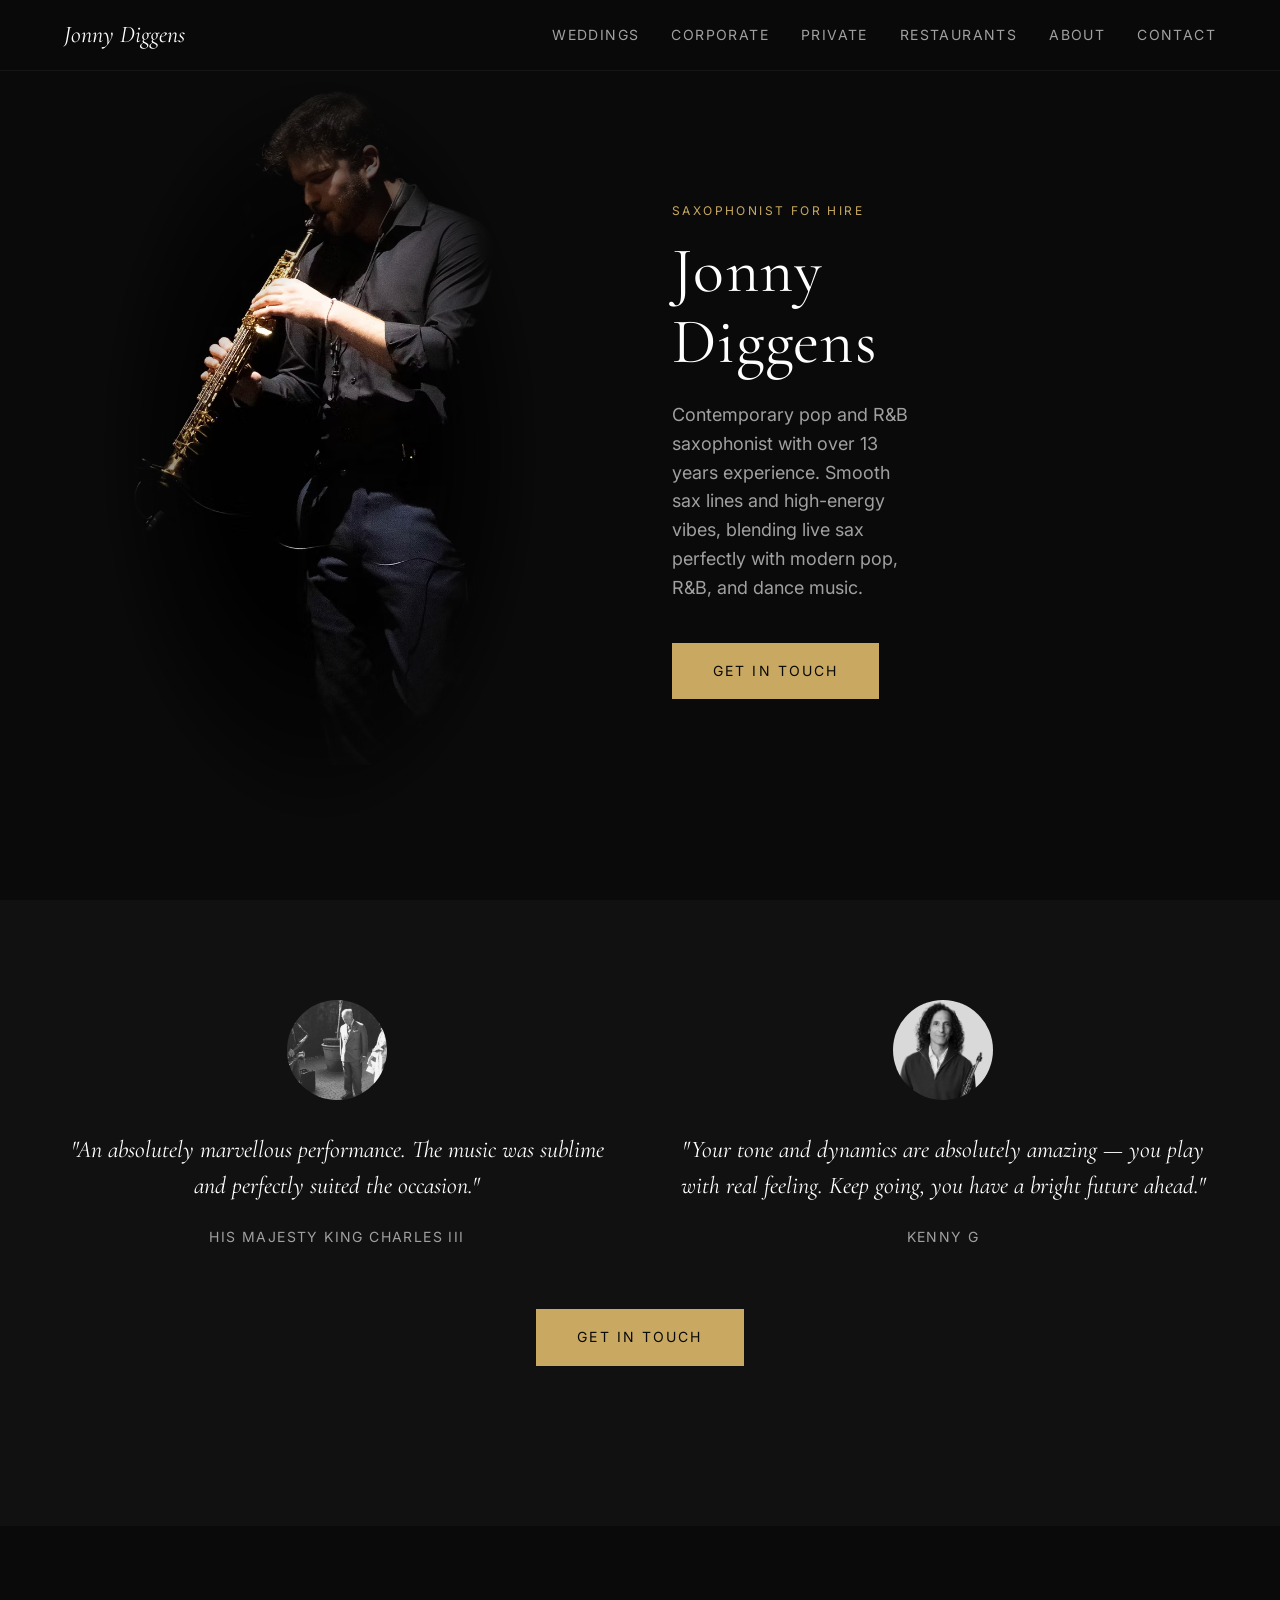
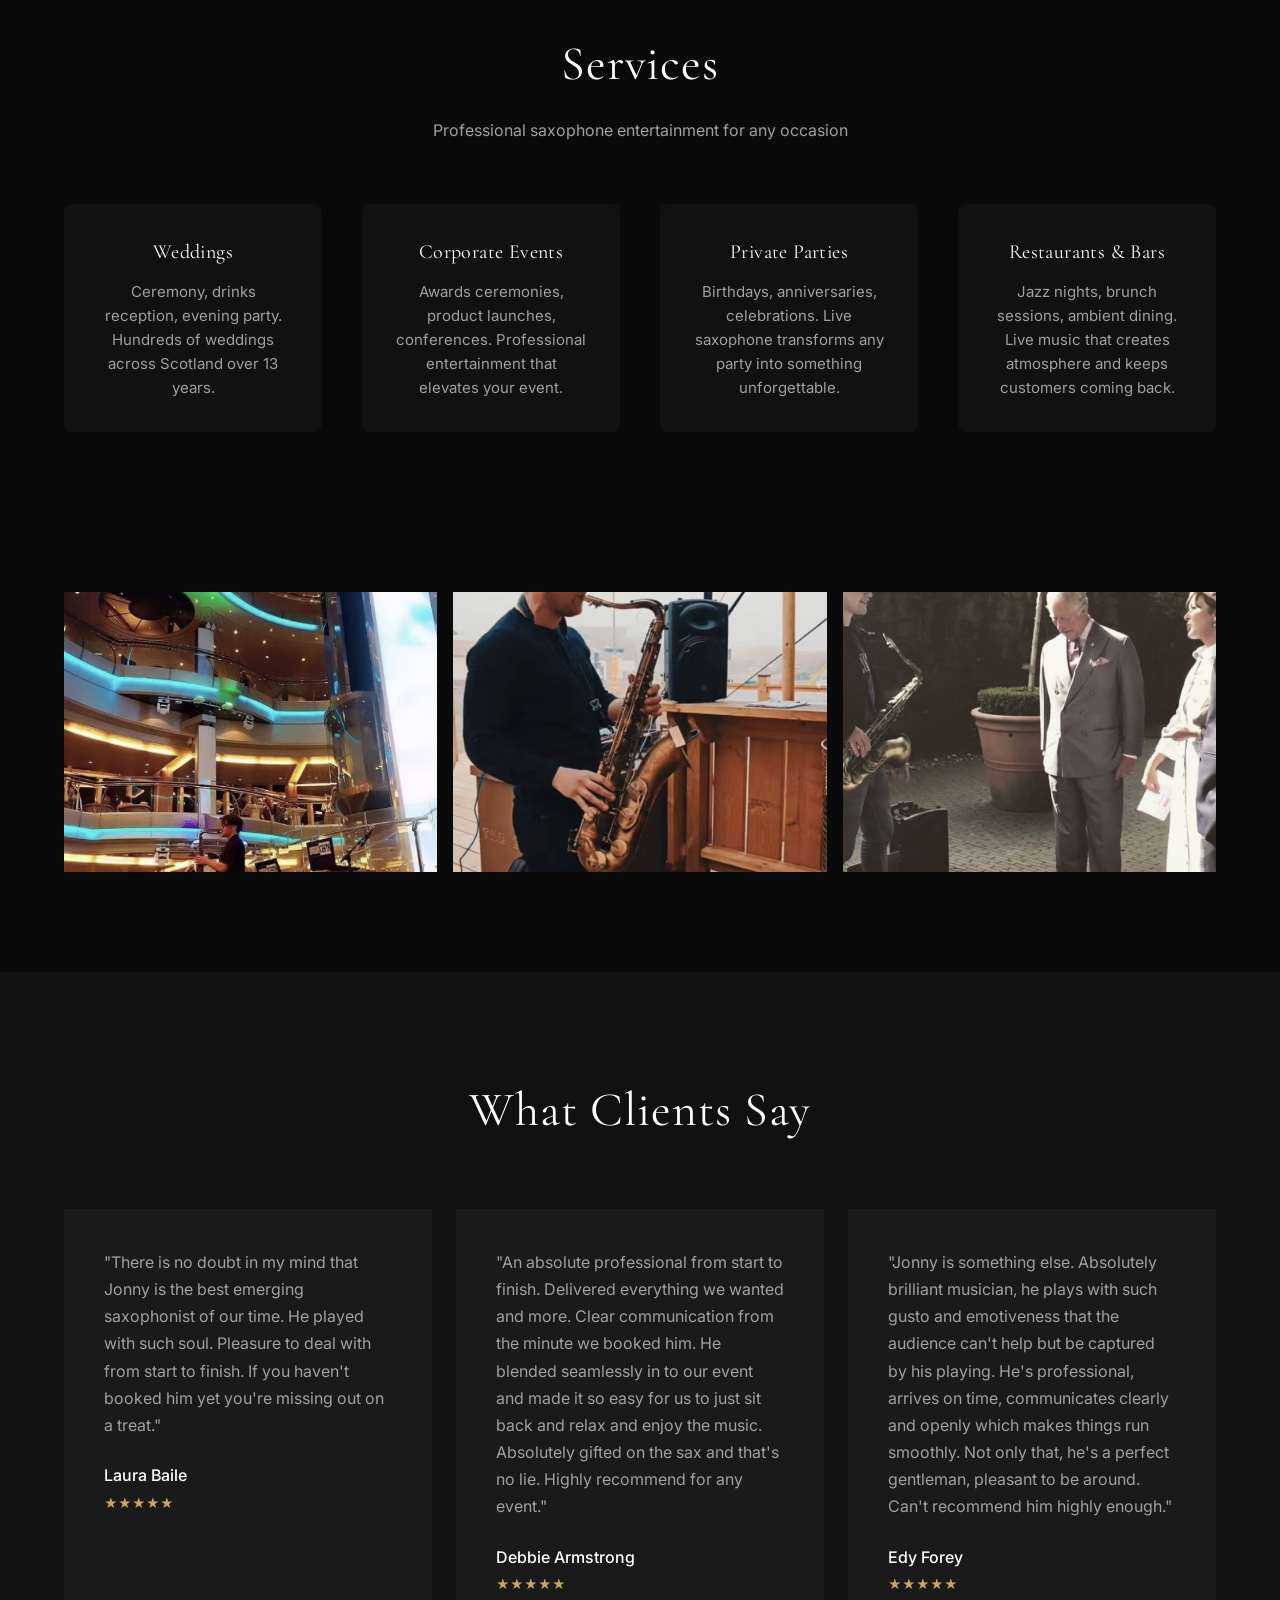
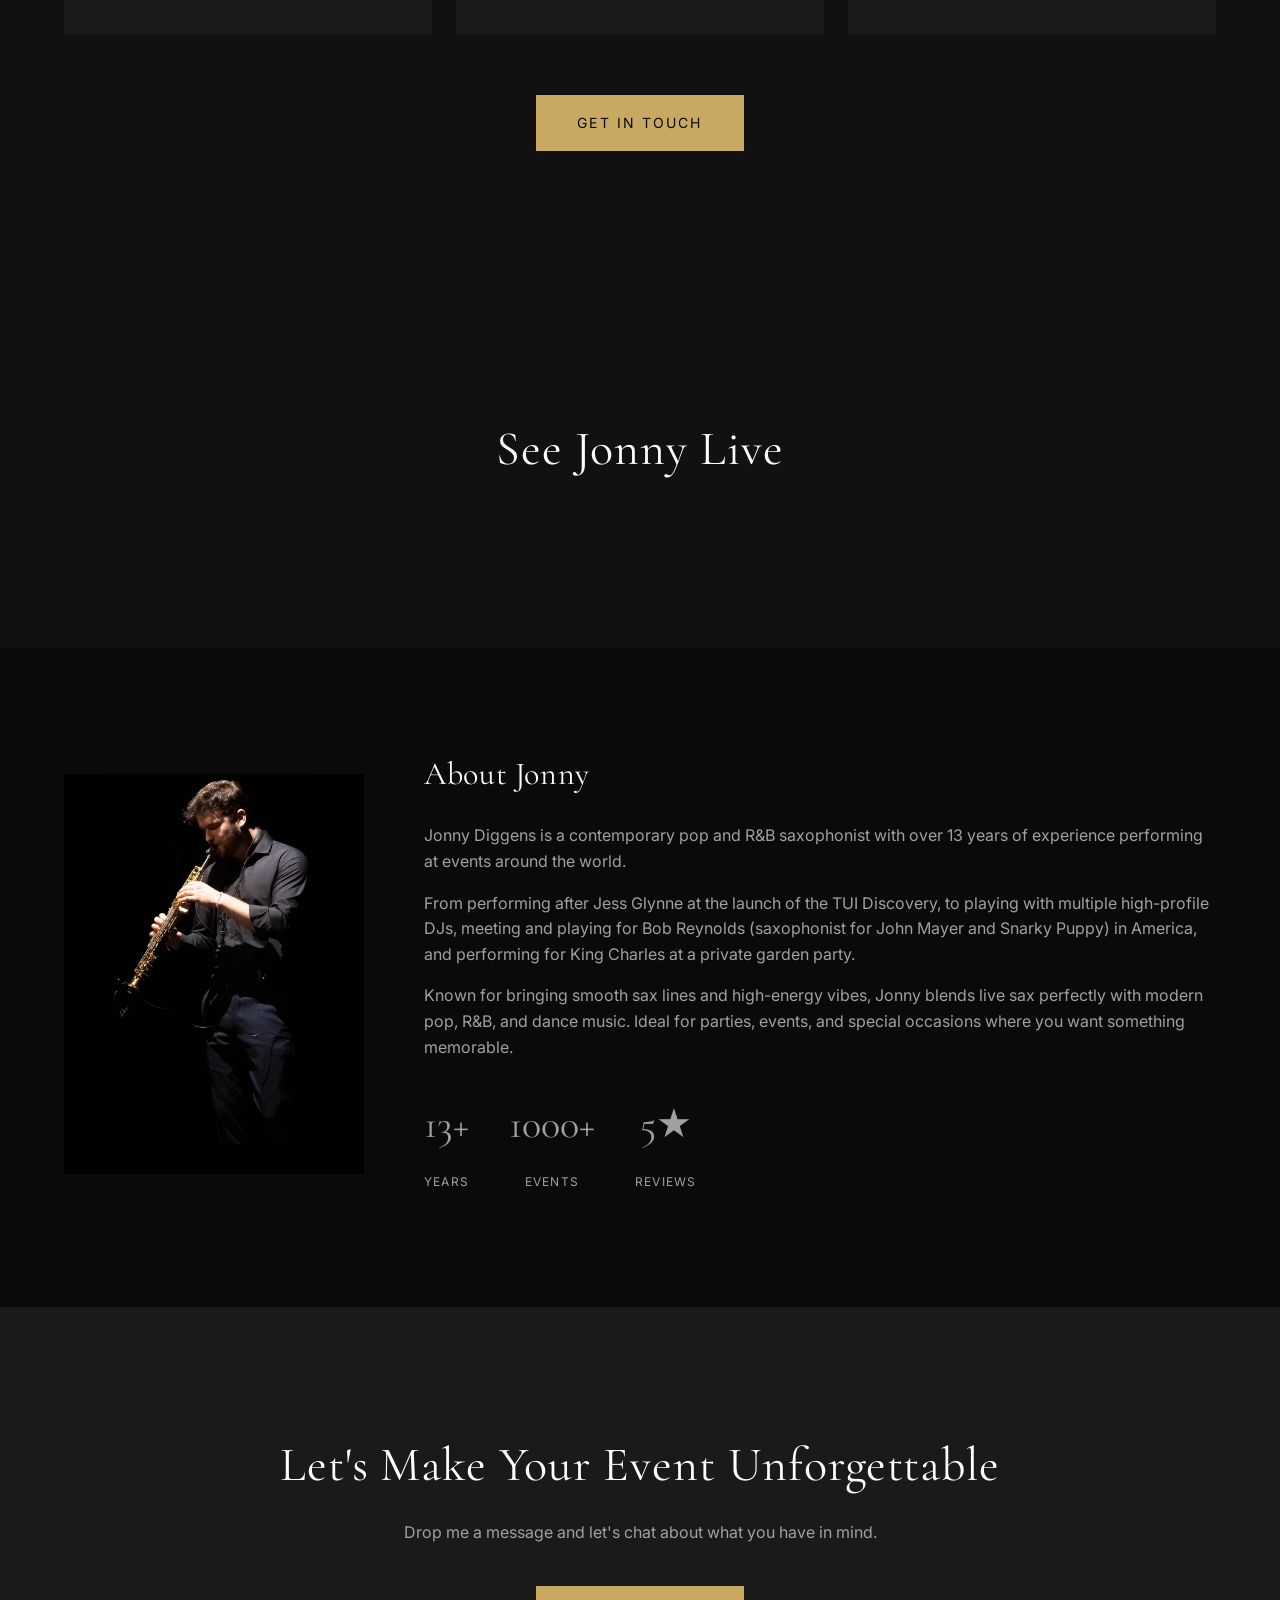
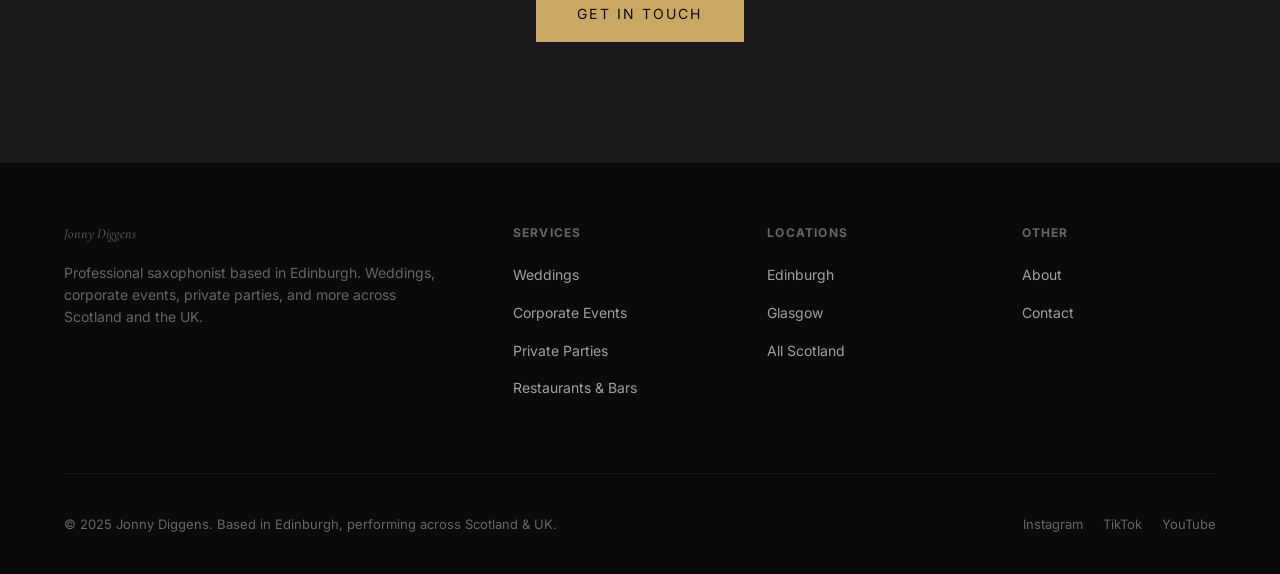
<file: index.html>
<!DOCTYPE html>
<html lang="en-GB">
<head>
    <meta charset="UTF-8">
    <meta name="viewport" content="width=device-width, initial-scale=1.0">
    <title>Jonny Diggens | Saxophonist for Hire</title>
    <meta name="description" content="Contemporary pop and R&B saxophonist with 13 years experience. Weddings, corporate events, private parties. Based in Edinburgh, performing worldwide.">
    <link rel="preconnect" href="https://fonts.googleapis.com">
    <link rel="preconnect" href="https://fonts.gstatic.com" crossorigin>
    <link href="https://fonts.googleapis.com/css2?family=Cormorant+Garamond:ital,wght@0,400;0,600;1,400&family=Inter:wght@400;500&display=swap" rel="stylesheet">
    <link rel="stylesheet" href="styles.css">
</head>
<body>
    <nav>
        <div class="container">
            <a href="index.html" class="logo">Jonny Diggens</a>
            <ul class="nav-links">
                <li><a href="weddings.html">Weddings</a></li>
                <li><a href="corporate.html">Corporate</a></li>
                <li><a href="private.html">Private</a></li>
                <li><a href="restaurants.html">Restaurants</a></li>
                <li><a href="about.html">About</a></li>
                <li><a href="contact.html">Contact</a></li>
            </ul>
        </div>
    </nav>

    <section class="hero hero-portrait">
        <div class="hero-image">
            <img src="main-picture-black-background.png" alt="Jonny Diggens playing saxophone">
        </div>
        <div class="container">
            <div class="hero-content">
                <p class="hero-label">Saxophonist for Hire</p>
                <h1>Jonny Diggens</h1>
                <p class="hero-subtitle">Contemporary pop and R&B saxophonist with over 13 years experience. Smooth sax lines and high-energy vibes, blending live sax perfectly with modern pop, R&B, and dance music.</p>
                <a href="#contact" class="btn btn-primary">Get in Touch</a>
            </div>
        </div>
    </section>

    <section class="headline-testimonials">
        <div class="container">
            <div class="testimonials-grid">
                <div class="headline-quote">
                    <img src="with-king-charles.png" alt="Jonny with King Charles III">
                    <blockquote>"An absolutely marvellous performance. The music was sublime and perfectly suited the occasion."</blockquote>
                    <cite>His Majesty King Charles III</cite>
                </div>
                <div class="headline-quote">
                    <img src="kenny-g.png" alt="Jonny with Kenny G">
                    <blockquote>"Your tone and dynamics are absolutely amazing — you play with real feeling. Keep going, you have a bright future ahead."</blockquote>
                    <cite>Kenny G</cite>
                </div>
            </div>
        </div>
    
    <div class="inline-cta"><a href="#contact" class="btn btn-primary">Get in Touch</a></div>

    </section>

    <section class="whats-included">
        <div class="container">
            <div class="section-header">
                <h2>Services</h2>
                <p>Professional saxophone entertainment for any occasion</p>
            </div>
            <div class="services-grid">
                <a href="weddings.html" class="service-item">
                    <h3>Weddings</h3>
                    <p>Ceremony, drinks reception, evening party. Hundreds of weddings across Scotland over 13 years.</p>
                </a>
                <a href="corporate.html" class="service-item">
                    <h3>Corporate Events</h3>
                    <p>Awards ceremonies, product launches, conferences. Professional entertainment that elevates your event.</p>
                </a>
                <a href="private.html" class="service-item">
                    <h3>Private Parties</h3>
                    <p>Birthdays, anniversaries, celebrations. Live saxophone transforms any party into something unforgettable.</p>
                </a>
                <a href="restaurants.html" class="service-item">
                    <h3>Restaurants & Bars</h3>
                    <p>Jazz nights, brunch sessions, ambient dining. Live music that creates atmosphere and keeps customers coming back.</p>
                </a>
            </div>
        </div>
    </section>

    <section class="gallery">
        <div class="container">
            <div class="gallery-grid">
                <img src="cruise-gig.png" alt="Jonny performing on cruise ship">
                <img src="terrace-gig.png" alt="Jonny performing at outdoor event">
                <img src="with-king-charles.png" alt="Jonny with King Charles">
            </div>
        </div>
    </section>

    <section class="client-testimonials">
        <div class="container">
            <div class="section-header">
                <h2>What Clients Say</h2>
            </div>
            <div class="client-grid">
                <div class="client-quote">
                    <blockquote>"There is no doubt in my mind that Jonny is the best emerging saxophonist of our time. He played with such soul. Pleasure to deal with from start to finish. If you haven't booked him yet you're missing out on a treat."</blockquote>
                    <div class="client-info">
                        <div>
                            <p class="client-name">Laura Baile</p>
                            <p class="client-event stars">★★★★★</p>
                        </div>
                    </div>
                </div>
                <div class="client-quote">
                    <blockquote>"An absolute professional from start to finish. Delivered everything we wanted and more. Clear communication from the minute we booked him. He blended seamlessly in to our event and made it so easy for us to just sit back and relax and enjoy the music. Absolutely gifted on the sax and that's no lie. Highly recommend for any event."</blockquote>
                    <div class="client-info">
                        <div>
                            <p class="client-name">Debbie Armstrong</p>
                            <p class="client-event stars">★★★★★</p>
                        </div>
                    </div>
                </div>
                <div class="client-quote">
                    <blockquote>"Jonny is something else. Absolutely brilliant musician, he plays with such gusto and emotiveness that the audience can't help but be captured by his playing. He's professional, arrives on time, communicates clearly and openly which makes things run smoothly. Not only that, he's a perfect gentleman, pleasant to be around. Can't recommend him highly enough."</blockquote>
                    <div class="client-info">
                        <div>
                            <p class="client-name">Edy Forey</p>
                            <p class="client-event stars">★★★★★</p>
                        </div>
                    </div>
                </div>
            </div>
        </div>
    
    <div class="inline-cta"><a href="#contact" class="btn btn-primary">Get in Touch</a></div>

    </section>

    <section class="tiktok-section">
        <div class="container">
            <div class="section-header">
                <h2>See Jonny Live</h2>
            </div>
            <script src="https://elfsightcdn.com/platform.js" async></script>
            <div class="elfsight-app-b9cdc7a7-671d-41cf-a51c-775ccd1135e9" data-elfsight-app-lazy></div>
        </div>
    </section>

    <section class="bio-section">
        <div class="container">
            <div class="bio-content">
                <div class="bio-image">
                    <img src="main-picture-black-background.png" alt="Jonny Diggens">
                </div>
                <div class="bio-text">
                    <h2>About Jonny</h2>
                    <p>Jonny Diggens is a contemporary pop and R&B saxophonist with over 13 years of experience performing at events around the world.</p>
                    <p>From performing after Jess Glynne at the launch of the TUI Discovery, to playing with multiple high-profile DJs, meeting and playing for Bob Reynolds (saxophonist for John Mayer and Snarky Puppy) in America, and performing for King Charles at a private garden party.</p>
                    <p>Known for bringing smooth sax lines and high-energy vibes, Jonny blends live sax perfectly with modern pop, R&B, and dance music. Ideal for parties, events, and special occasions where you want something memorable.</p>
                    <div class="bio-stats">
                        <div class="stat">
                            <p class="stat-number">13+</p>
                            <p class="stat-label">Years</p>
                        </div>
                        <div class="stat">
                            <p class="stat-number">1000+</p>
                            <p class="stat-label">Events</p>
                        </div>
                        <div class="stat">
                            <p class="stat-number">5★</p>
                            <p class="stat-label">Reviews</p>
                        </div>
                    </div>
                </div>
            </div>
        </div>
    </section>

    <section class="cta-section" id="contact">
        <div class="container">
            <h2>Let's Make Your Event Unforgettable</h2>
            <p>Drop me a message and let's chat about what you have in mind.</p>
            <div class="cta-buttons">
                <a href="contact.html" class="btn btn-primary">Get in Touch</a>
                
            </div>
            
        </div>
    </section>

    <footer>
        <div class="container">
            <div class="footer-grid">
                <div class="footer-brand">
                    <p class="logo">Jonny Diggens</p>
                    <p>Professional saxophonist based in Edinburgh. Weddings, corporate events, private parties, and more across Scotland and the UK.</p>
                </div>
                <div class="footer-col">
                    <h4>Services</h4>
                    <ul>
                        <li><a href="weddings.html">Weddings</a></li>
                        <li><a href="corporate.html">Corporate Events</a></li>
                        <li><a href="private.html">Private Parties</a></li>
                        <li><a href="restaurants.html">Restaurants & Bars</a></li>
                    </ul>
                </div>
                <div class="footer-col">
                    <h4>Locations</h4>
                    <ul>
                        <li><a href="edinburgh.html">Edinburgh</a></li>
                        <li><a href="glasgow.html">Glasgow</a></li>
                        <li><a href="scotland.html">All Scotland</a></li>
                    </ul>
                </div>
                <div class="footer-col">
                    <h4>Other</h4>
                    <ul>
                        <li><a href="about.html">About</a></li>
                        <li><a href="contact.html">Contact</a></li>
                    </ul>
                </div>
            </div>
            <div class="footer-bottom">
                <p>© 2025 Jonny Diggens. Based in Edinburgh, performing across Scotland & UK.</p>
                <div class="social-links">
                    <a href="https://www.instagram.com/jonnydiggens/" target="_blank" rel="noopener">Instagram</a>
                    <a href="https://www.tiktok.com/@jonnydiggensmusic" target="_blank" rel="noopener">TikTok</a>
                    <a href="https://www.youtube.com/@JonnyDiggensMusic" target="_blank" rel="noopener">YouTube</a>
                </div>
            </div>
        </div>
    </footer>
</body>
</html>
</file>
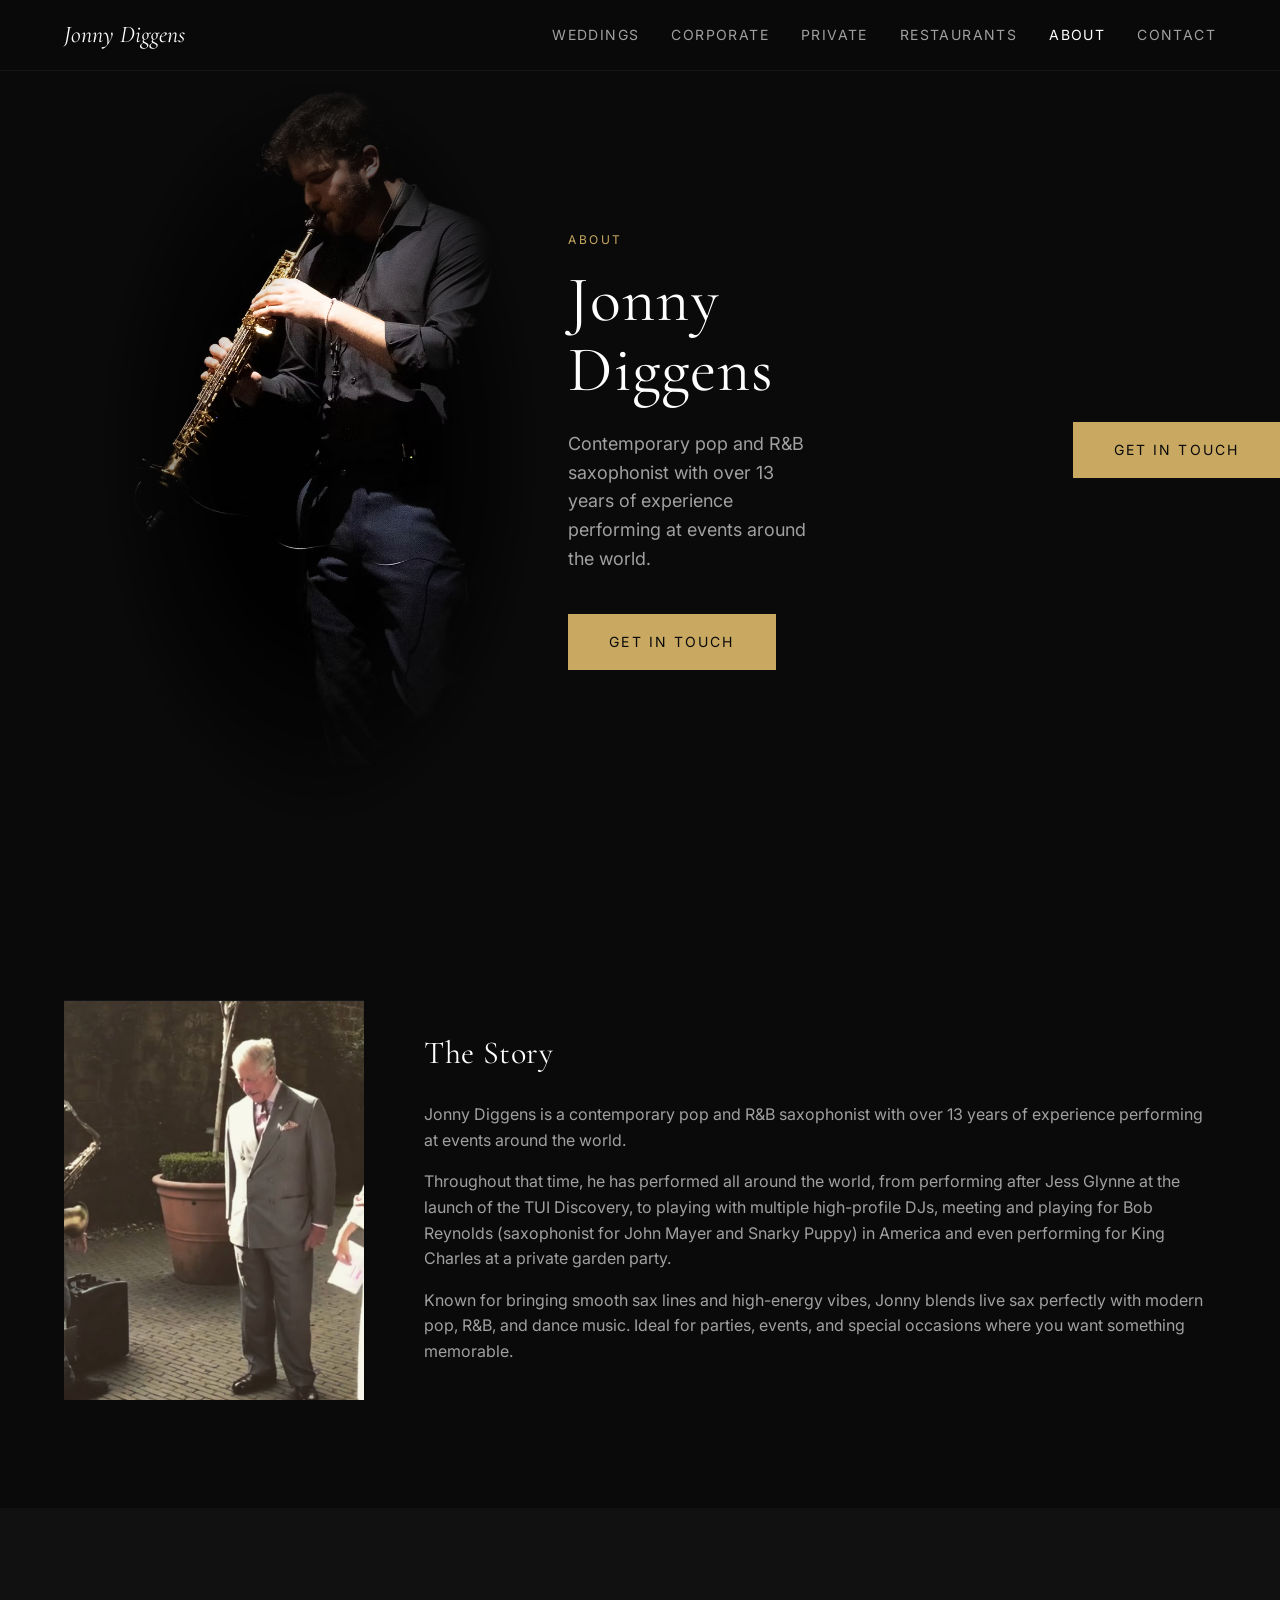
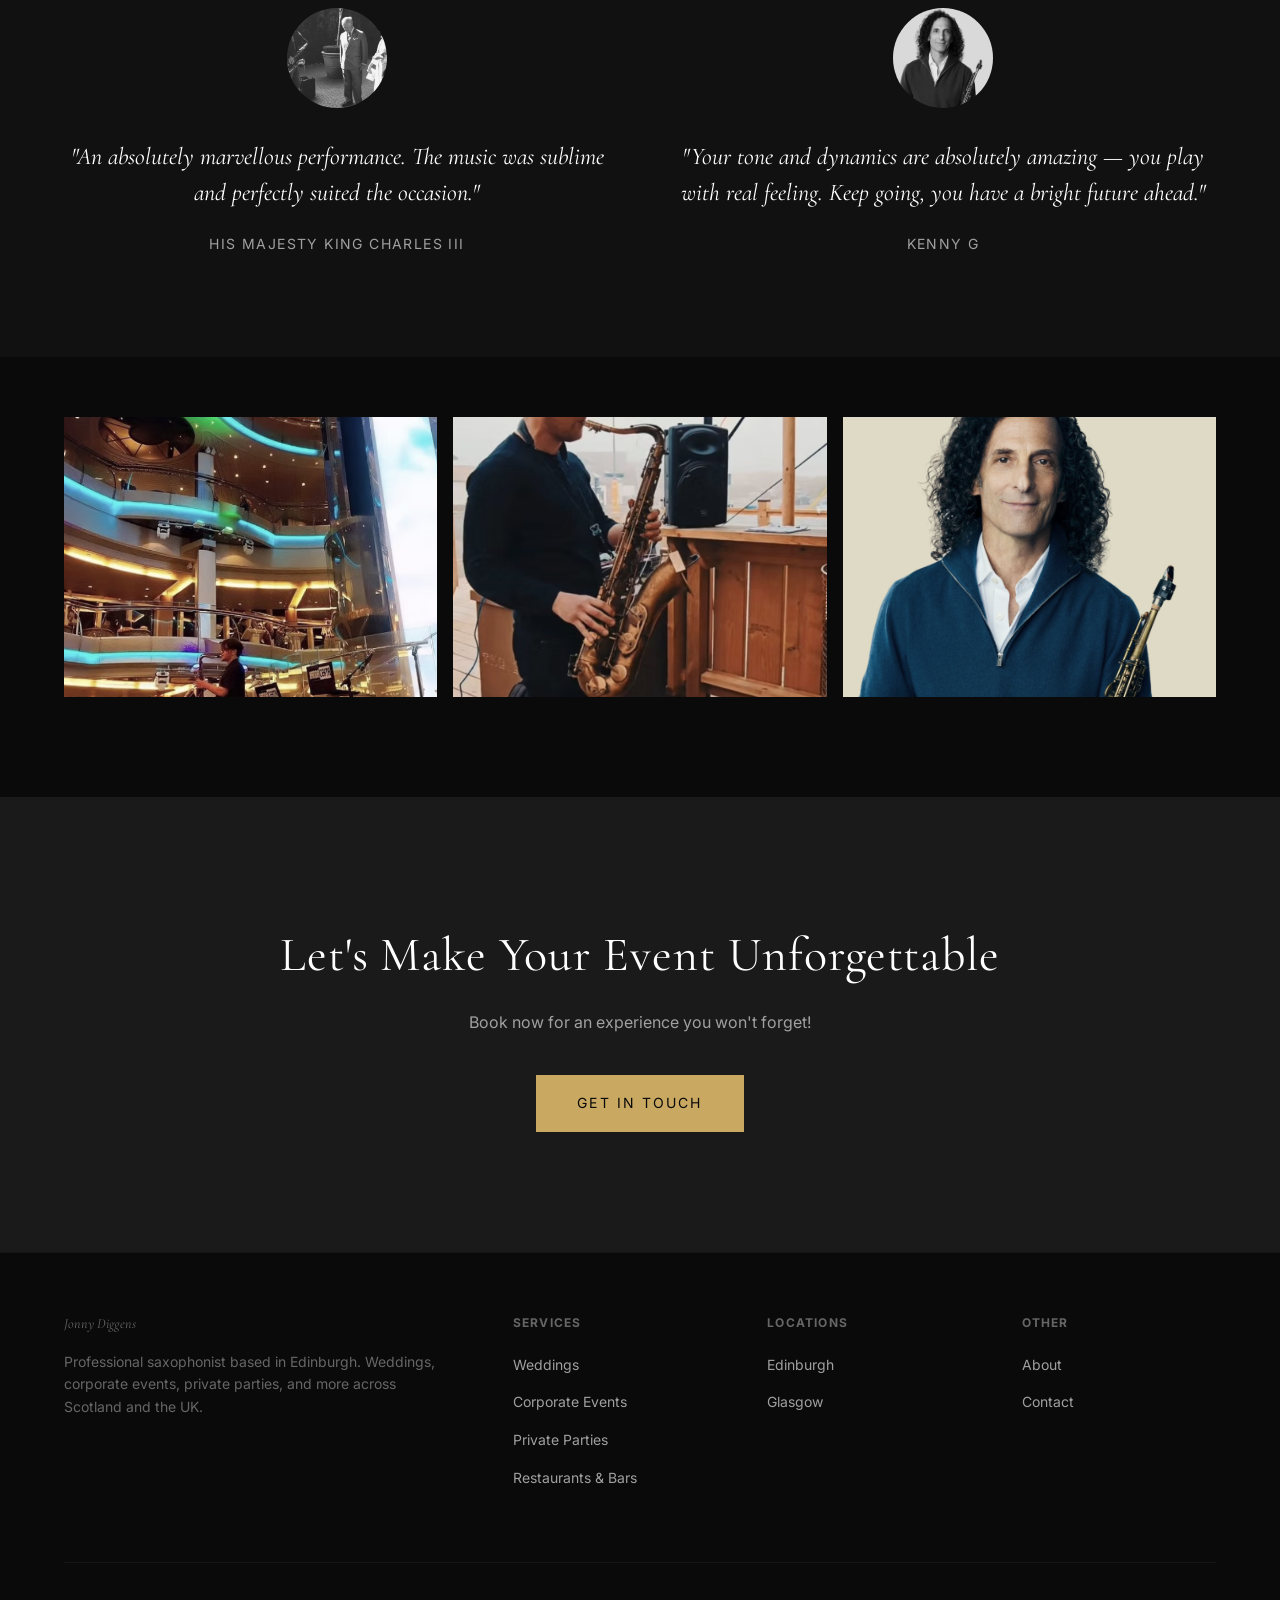
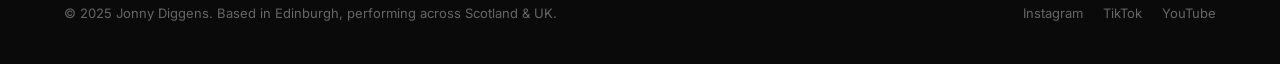
<file: about.html>
<!DOCTYPE html>
<html lang="en-GB">
<head>
    <meta charset="UTF-8">
    <meta name="viewport" content="width=device-width, initial-scale=1.0">
    <title>About | Jonny Diggens Saxophonist</title>
    <meta name="description" content="Jonny Diggens is a contemporary pop and R&B saxophonist with over 13 years experience performing worldwide. Based in Edinburgh.">
    <link rel="preconnect" href="https://fonts.googleapis.com">
    <link rel="preconnect" href="https://fonts.gstatic.com" crossorigin>
    <link href="https://fonts.googleapis.com/css2?family=Cormorant+Garamond:ital,wght@0,400;0,600;1,400&family=Inter:wght@400;500&display=swap" rel="stylesheet">
    <link rel="stylesheet" href="styles.css">
</head>
<body>
    <nav>
        <div class="container">
            <a href="index.html" class="logo">Jonny Diggens</a>
            <ul class="nav-links">
                <li><a href="weddings.html">Weddings</a></li>
                <li><a href="corporate.html">Corporate</a></li>
                <li><a href="private.html">Private</a></li>
                <li><a href="restaurants.html">Restaurants</a></li>
                <li><a href="about.html" class="active">About</a></li>
                <li><a href="contact.html">Contact</a></li>
            </ul>
        </div>
    </nav>

    <section class="hero hero-portrait">
        <div class="hero-image">
            <img src="main-picture-black-background.png" alt="Jonny Diggens playing saxophone">
        </div>
        <div class="container">
            <div class="hero-content">
                <p class="hero-label">About</p>
                <h1>Jonny Diggens</h1>
                <p class="hero-subtitle">Contemporary pop and R&B saxophonist with over 13 years of experience performing at events around the world.</p>
                <a href="#contact" class="btn btn-primary">Get in Touch</a>
            </div>
        </div>
    
    <div class="inline-cta"><a href="#contact" class="btn btn-primary">Get in Touch</a></div>

    </section>

    <section class="bio-section">
        <div class="container">
            <div class="bio-content">
                <div class="bio-image">
                    <img src="with-king-charles.png" alt="Jonny with King Charles">
                </div>
                <div class="bio-text">
                    <h2>The Story</h2>
                    <p>Jonny Diggens is a contemporary pop and R&B saxophonist with over 13 years of experience performing at events around the world.</p>
                    <p>Throughout that time, he has performed all around the world, from performing after Jess Glynne at the launch of the TUI Discovery, to playing with multiple high-profile DJs, meeting and playing for Bob Reynolds (saxophonist for John Mayer and Snarky Puppy) in America and even performing for King Charles at a private garden party.</p>
                    <p>Known for bringing smooth sax lines and high-energy vibes, Jonny blends live sax perfectly with modern pop, R&B, and dance music. Ideal for parties, events, and special occasions where you want something memorable.</p>
                </div>
            </div>
        </div>
    </section>

    <section class="headline-testimonials">
        <div class="container">
            <div class="testimonials-grid">
                <div class="headline-quote">
                    <img src="with-king-charles.png" alt="Jonny with King Charles III">
                    <blockquote>"An absolutely marvellous performance. The music was sublime and perfectly suited the occasion."</blockquote>
                    <cite>His Majesty King Charles III</cite>
                </div>
                <div class="headline-quote">
                    <img src="kenny-g.png" alt="Jonny with Kenny G">
                    <blockquote>"Your tone and dynamics are absolutely amazing — you play with real feeling. Keep going, you have a bright future ahead."</blockquote>
                    <cite>Kenny G</cite>
                </div>
            </div>
        </div>
    </section>

    <section class="gallery">
        <div class="container">
            <div class="gallery-grid">
                <img src="cruise-gig.png" alt="Jonny performing on cruise ship">
                <img src="terrace-gig.png" alt="Jonny performing at outdoor event">
                <img src="kenny-g.png" alt="Jonny with Kenny G">
            </div>
        </div>
    </section>

    <section class="cta-section" id="contact">
        <div class="container">
            <h2>Let's Make Your Event Unforgettable</h2>
            <p>Book now for an experience you won't forget!</p>
            <div class="cta-buttons">
                <a href="contact.html" class="btn btn-primary">Get in Touch</a>
                
            </div>
            
        </div>
    </section>

    <footer>
        <div class="container">
            <div class="footer-grid">
                <div class="footer-brand">
                    <p class="logo">Jonny Diggens</p>
                    <p>Professional saxophonist based in Edinburgh. Weddings, corporate events, private parties, and more across Scotland and the UK.</p>
                </div>
                <div class="footer-col">
                    <h4>Services</h4>
                    <ul>
                        <li><a href="weddings.html">Weddings</a></li>
                        <li><a href="corporate.html">Corporate Events</a></li>
                        <li><a href="private.html">Private Parties</a></li>
                        <li><a href="restaurants.html">Restaurants & Bars</a></li>
                    </ul>
                </div>
                <div class="footer-col">
                    <h4>Locations</h4>
                    <ul>
                        <li><a href="edinburgh.html">Edinburgh</a></li>
                        <li><a href="glasgow.html">Glasgow</a></li>
                    </ul>
                </div>
                <div class="footer-col">
                    <h4>Other</h4>
                    <ul>
                        <li><a href="about.html">About</a></li>
                        <li><a href="contact.html">Contact</a></li>
                    </ul>
                </div>
            </div>
            <div class="footer-bottom">
                <p>© 2025 Jonny Diggens. Based in Edinburgh, performing across Scotland & UK.</p>
                <div class="social-links">
                    <a href="https://www.instagram.com/jonnydiggens/" target="_blank" rel="noopener">Instagram</a>
                    <a href="https://www.tiktok.com/@jonnydiggensmusic" target="_blank" rel="noopener">TikTok</a>
                    <a href="https://www.youtube.com/@JonnyDiggensMusic" target="_blank" rel="noopener">YouTube</a>
                </div>
            </div>
        </div>
    </footer>
</body>
</html>
</file>
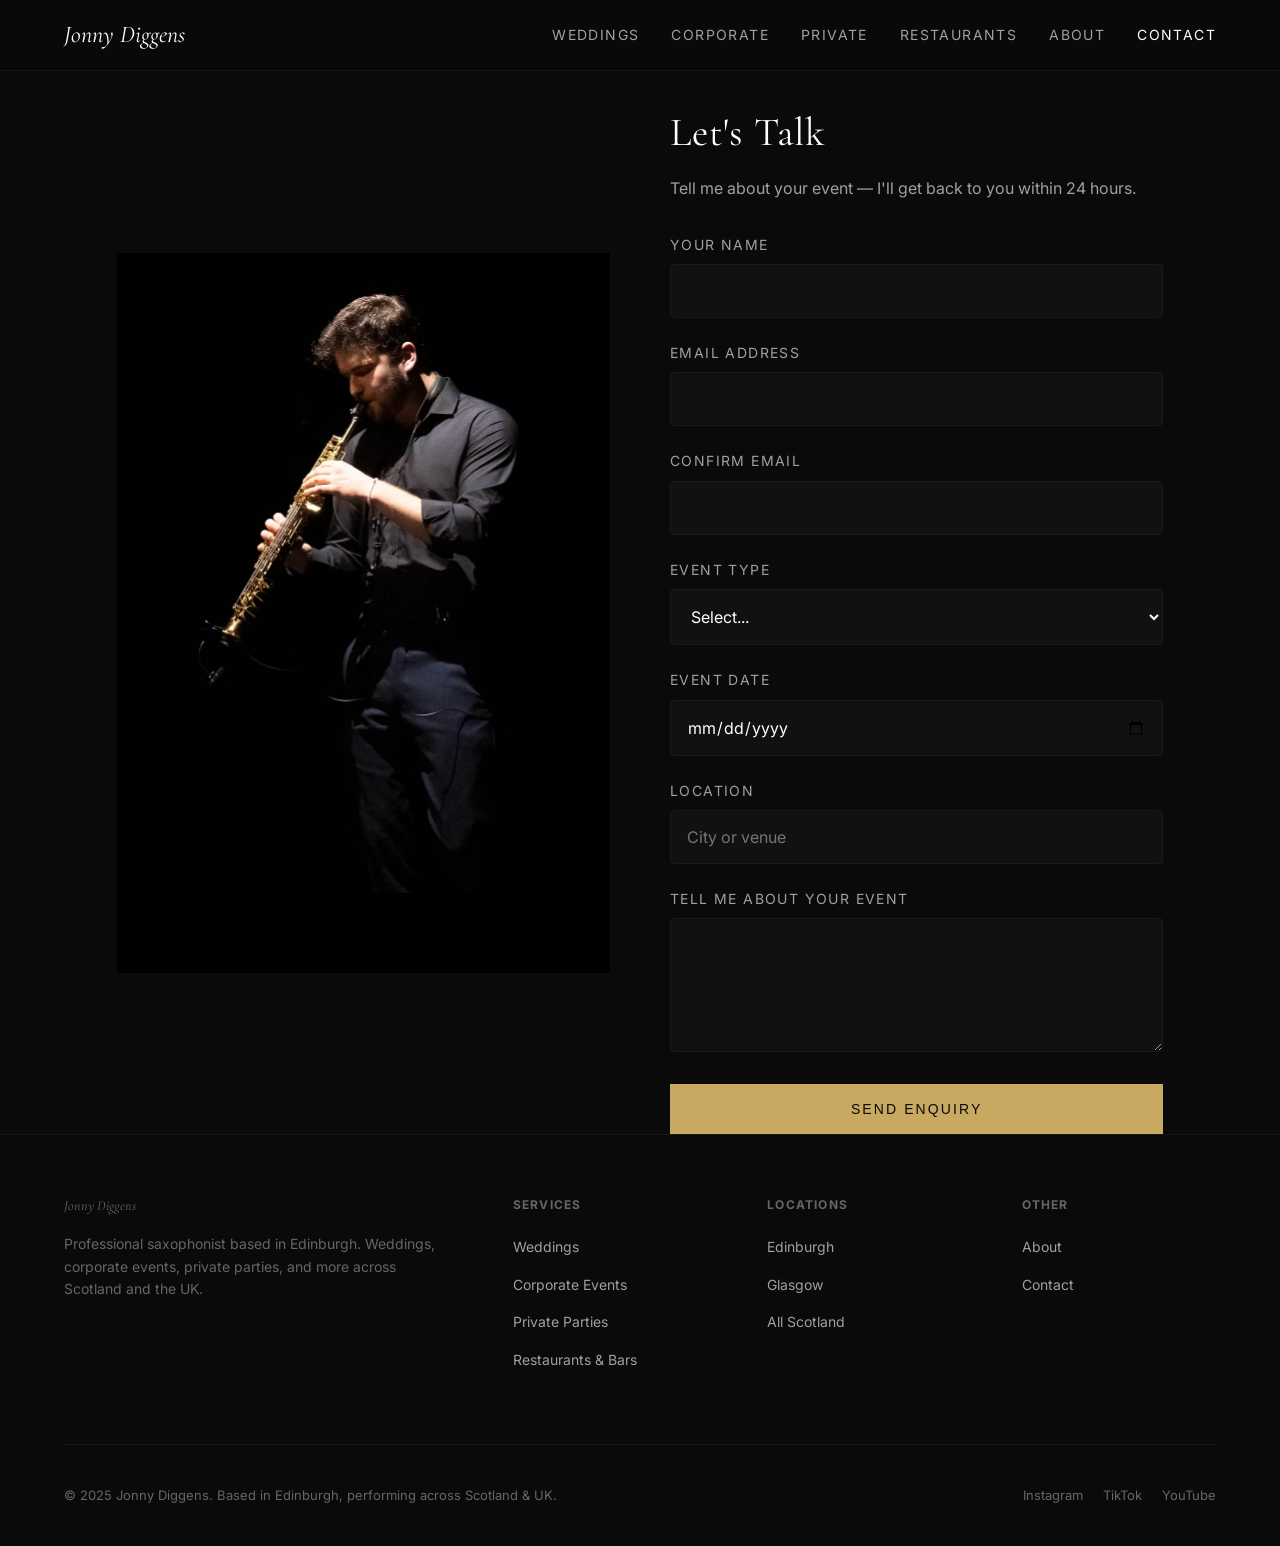
<file: contact.html>
<!DOCTYPE html>
<html lang="en-GB">
<head>
    <meta charset="UTF-8">
    <meta name="viewport" content="width=device-width, initial-scale=1.0">
    <title>Contact | Jonny Diggens Saxophonist</title>
    <meta name="description" content="Get in touch with Jonny Diggens for your wedding, corporate event, or private party. Based in Edinburgh, available across Scotland.">
    <link rel="preconnect" href="https://fonts.googleapis.com">
    <link rel="preconnect" href="https://fonts.gstatic.com" crossorigin>
    <link href="https://fonts.googleapis.com/css2?family=Cormorant+Garamond:ital,wght@0,400;0,600;1,400&family=Inter:wght@400;500&display=swap" rel="stylesheet">
    <link rel="stylesheet" href="styles.css">
</head>
<body>
    <nav>
        <div class="container">
            <a href="index.html" class="logo">Jonny Diggens</a>
            <ul class="nav-links">
                <li><a href="weddings.html">Weddings</a></li>
                <li><a href="corporate.html">Corporate</a></li>
                <li><a href="private.html">Private</a></li>
                <li><a href="restaurants.html">Restaurants</a></li>
                <li><a href="about.html">About</a></li>
                <li><a href="contact.html" class="active">Contact</a></li>
            </ul>
        </div>
    </nav>

    <section class="contact-hero">
        <div class="container">
            <div class="contact-layout">
                <div class="contact-image">
                    <img src="main-picture-black-background.png" alt="Jonny Diggens playing saxophone">
                </div>
                <div class="contact-form-wrapper">
                    <h1>Let's Talk</h1>
                    <p class="form-intro">Tell me about your event — I'll get back to you within 24 hours.</p>
                    <form id="contact-form" class="contact-form">
                <input type="hidden" name="subject" value="New Enquiry from Website">
                <div class="form-group">
                    <label for="name">Your Name</label>
                    <input type="text" id="name" name="name" required>
                </div>
                <div class="form-group">
                    <label for="email">Email Address</label>
                    <input type="email" id="email" name="email" required>
                </div>
                <div class="form-group">
                    <label for="email_confirm">Confirm Email</label>
                    <input type="email" id="email_confirm" name="email_confirm" required>
                </div>
                <div class="form-group">
                    <label for="event_type">Event Type</label>
                    <select id="event_type" name="event_type" required>
                        <option value="">Select...</option>
                        <option value="Wedding">Wedding</option>
                        <option value="Corporate Event">Corporate Event</option>
                        <option value="Private Party">Private Party</option>
                        <option value="Restaurant/Bar">Restaurant/Bar</option>
                        <option value="Other">Other</option>
                    </select>
                </div>
                <div class="form-group">
                    <label for="event_date">Event Date</label>
                    <input type="date" id="event_date" name="event_date">
                </div>
                <div class="form-group">
                    <label for="location">Location</label>
                    <input type="text" id="location" name="location" placeholder="City or venue">
                </div>
                <div class="form-group">
                    <label for="message">Tell me about your event</label>
                    <textarea id="message" name="message" rows="5" required></textarea>
                </div>
                <button type="submit" class="btn btn-primary">Send Enquiry</button>
                    </form>
                </div>
            </div>
        </div>
    </section>

    <footer>
        <div class="container">
            <div class="footer-grid">
                <div class="footer-brand">
                    <p class="logo">Jonny Diggens</p>
                    <p>Professional saxophonist based in Edinburgh. Weddings, corporate events, private parties, and more across Scotland and the UK.</p>
                </div>
                <div class="footer-col">
                    <h4>Services</h4>
                    <ul>
                        <li><a href="weddings.html">Weddings</a></li>
                        <li><a href="corporate.html">Corporate Events</a></li>
                        <li><a href="private.html">Private Parties</a></li>
                        <li><a href="restaurants.html">Restaurants & Bars</a></li>
                    </ul>
                </div>
                <div class="footer-col">
                    <h4>Locations</h4>
                    <ul>
                        <li><a href="edinburgh.html">Edinburgh</a></li>
                        <li><a href="glasgow.html">Glasgow</a></li>
                        <li><a href="scotland.html">All Scotland</a></li>
                    </ul>
                </div>
                <div class="footer-col">
                    <h4>Other</h4>
                    <ul>
                        <li><a href="about.html">About</a></li>
                        <li><a href="contact.html">Contact</a></li>
                    </ul>
                </div>
            </div>
            <div class="footer-bottom">
                <p>© 2025 Jonny Diggens. Based in Edinburgh, performing across Scotland & UK.</p>
                <div class="social-links">
                    <a href="https://www.instagram.com/jonnydiggens/" target="_blank" rel="noopener">Instagram</a>
                    <a href="https://www.tiktok.com/@jonnydiggensmusic" target="_blank" rel="noopener">TikTok</a>
                    <a href="https://www.youtube.com/@JonnyDiggensMusic" target="_blank" rel="noopener">YouTube</a>
                </div>
            </div>
        </div>
    </footer>

    <script>
    const form = document.getElementById('contact-form');
    const submitBtn = form.querySelector('button[type="submit"]');

    form.addEventListener('submit', async (e) => {
        e.preventDefault();
        const formData = new FormData(form);
        formData.append("access_key", "e8ea7c5c-1e42-4747-9428-7734134cb7ee");

        const originalText = submitBtn.textContent;
        submitBtn.textContent = "Sending...";
        submitBtn.disabled = true;

        try {
            const response = await fetch("https://api.web3forms.com/submit", {
                method: "POST",
                body: formData
            });
            const data = await response.json();
            if (response.ok) {
                window.location.href = "thank-you.html";
            } else {
                alert("Error: " + data.message);
            }
        } catch (error) {
            alert("Something went wrong. Please try again.");
        } finally {
            submitBtn.textContent = originalText;
            submitBtn.disabled = false;
        }
    });
    </script>
</body>
</html>
</file>
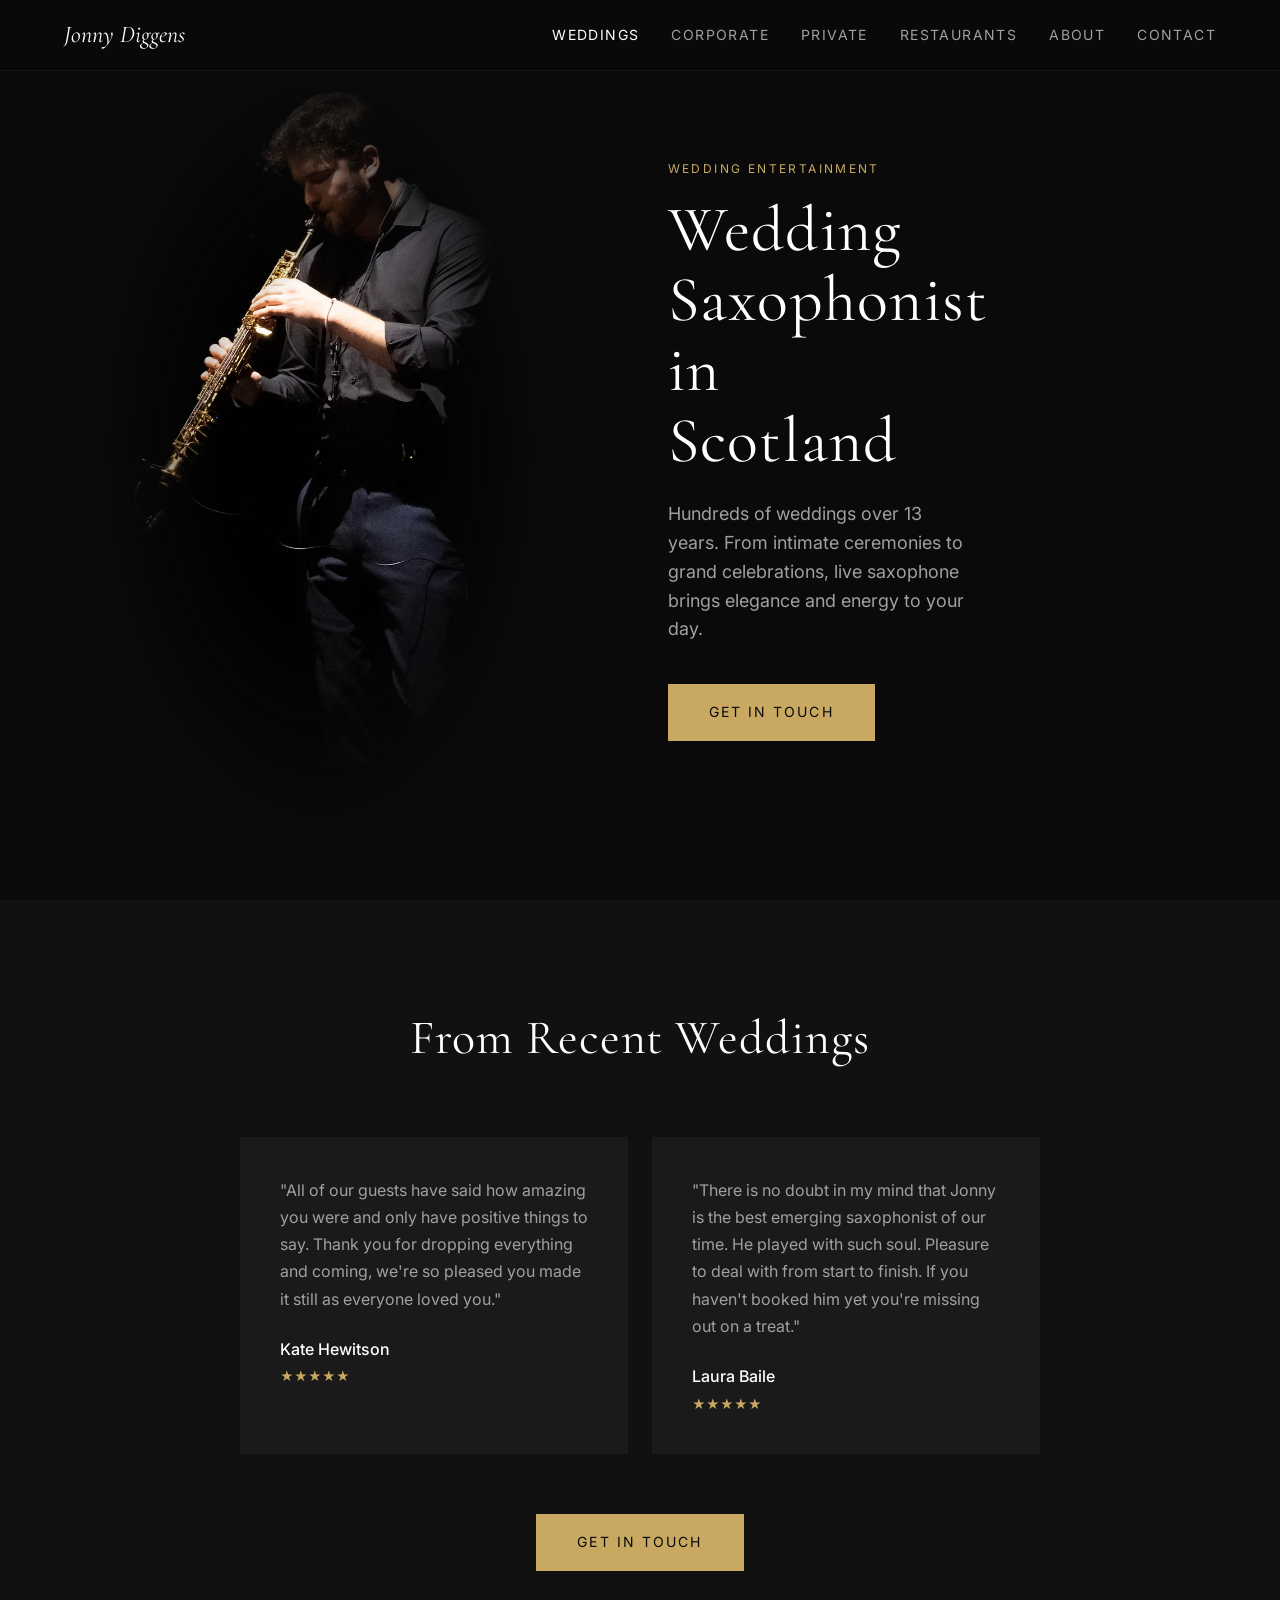
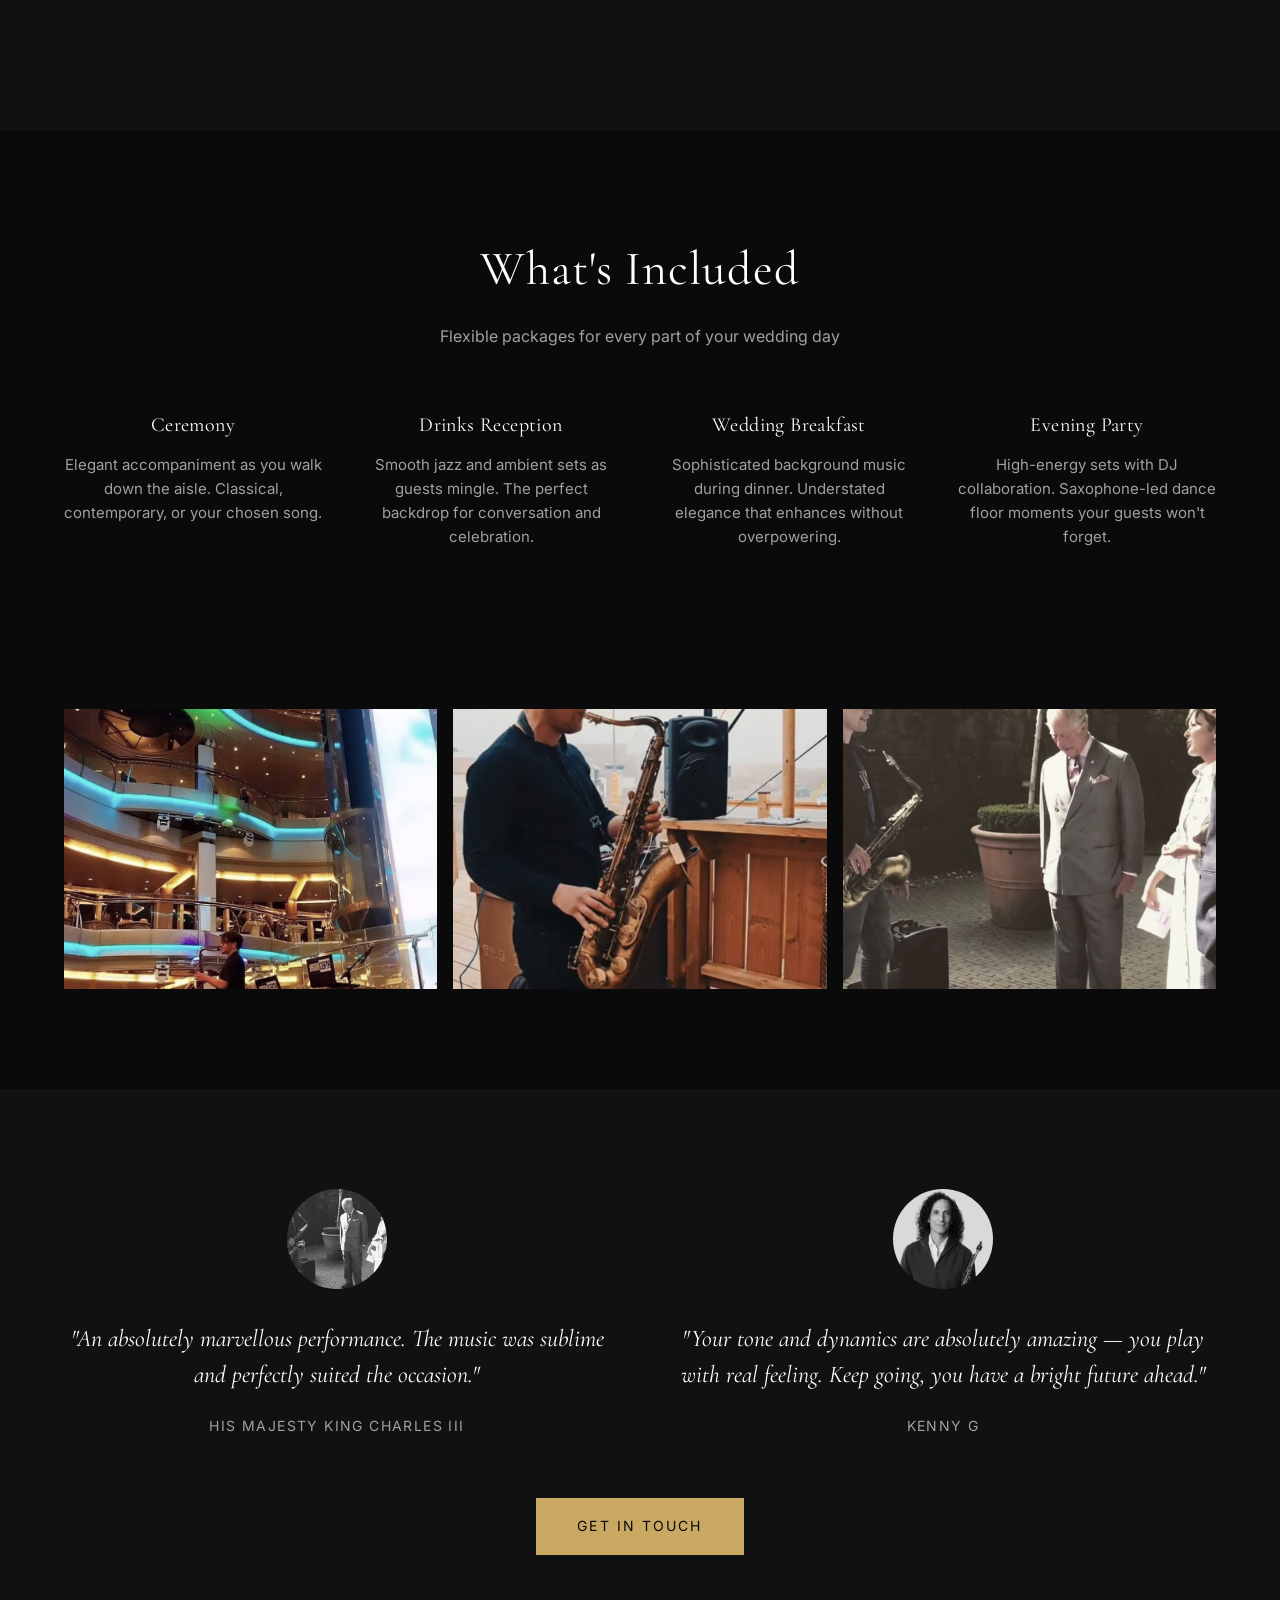
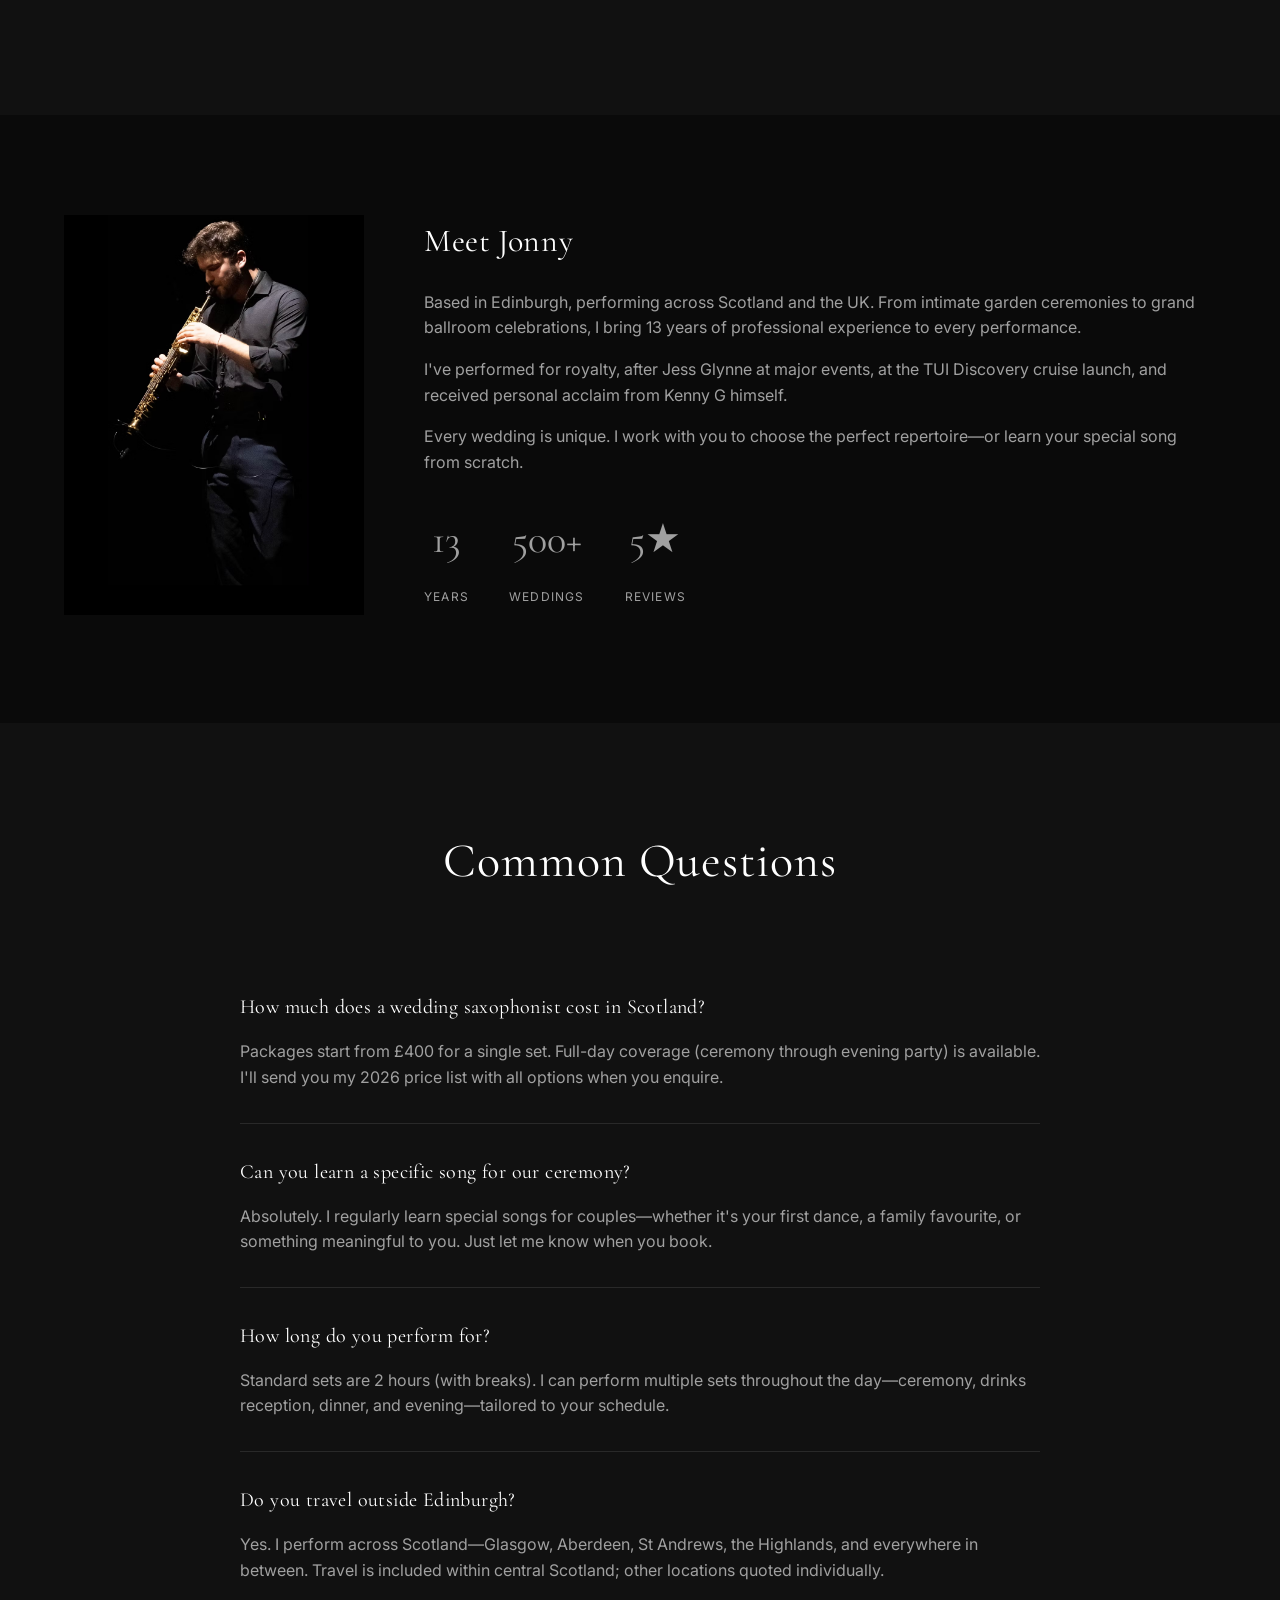
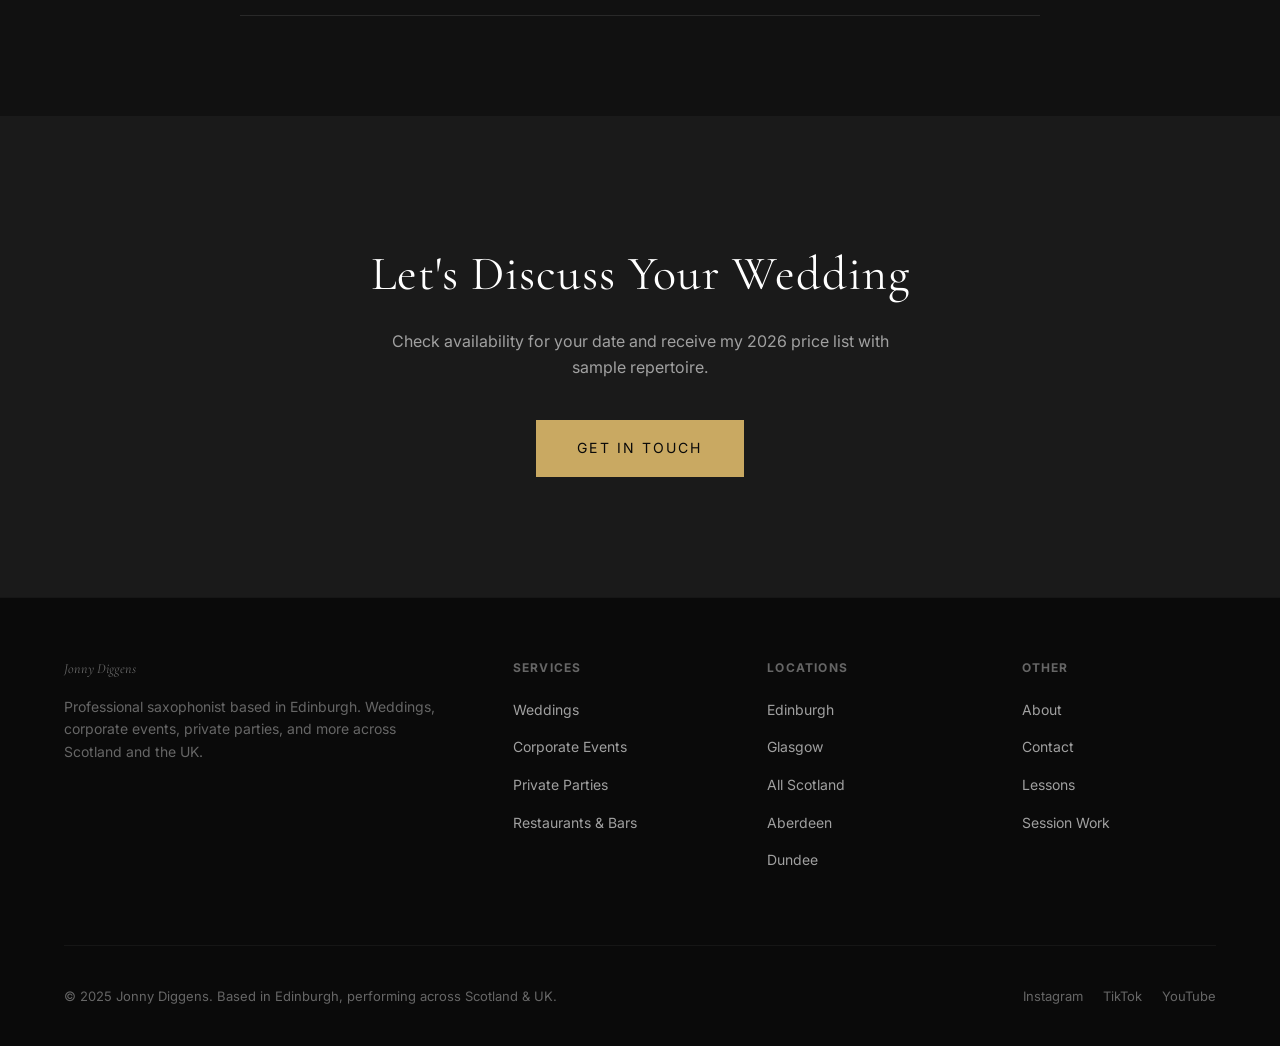
<file: weddings.html>
<!DOCTYPE html>
<html lang="en-GB">
<head>
    <meta charset="UTF-8">
    <meta name="viewport" content="width=device-width, initial-scale=1.0">
    <title>Wedding Saxophonist in Scotland | Jonny Diggens</title>
    <meta name="description" content="Professional wedding saxophonist with 13 years experience. Ceremony, drinks reception, evening party. Based in Edinburgh, performing across Scotland.">
    <link rel="preconnect" href="https://fonts.googleapis.com">
    <link rel="preconnect" href="https://fonts.gstatic.com" crossorigin>
    <link href="https://fonts.googleapis.com/css2?family=Cormorant+Garamond:ital,wght@0,400;0,600;1,400&family=Inter:wght@400;500&display=swap" rel="stylesheet">
    <link rel="stylesheet" href="styles.css">
</head>
<body>
    <nav>
        <div class="container">
            <a href="index.html" class="logo">Jonny Diggens</a>
            <ul class="nav-links">
                <li><a href="weddings.html" class="active">Weddings</a></li>
                <li><a href="corporate.html">Corporate</a></li>
                <li><a href="private.html">Private</a></li>
                <li><a href="restaurants.html">Restaurants</a></li>
                <li><a href="about.html">About</a></li>
                <li><a href="contact.html">Contact</a></li>
            </ul>
        </div>
    </nav>

    <section class="hero hero-portrait">
        <div class="hero-bg" style="background-image: url('https://images.unsplash.com/photo-1519741497674-611481863552?w=1920&q=80')"></div>
        <div class="hero-overlay"></div>
        <div class="hero-image">
            <img src="main-picture-black-background.png" alt="Jonny Diggens playing saxophone">
        </div>
        <div class="container">
            <div class="hero-content">
                <p class="hero-label">Wedding Entertainment</p>
                <h1>Wedding Saxophonist in Scotland</h1>
                <p class="hero-subtitle">Hundreds of weddings over 13 years. From intimate ceremonies to grand celebrations, live saxophone brings elegance and energy to your day.</p>
                <a href="#contact" class="btn btn-primary">Get in Touch</a>
            </div>
        </div>
    </section>

    <section class="client-testimonials">
        <div class="container">
            <div class="section-header">
                <h2>From Recent Weddings</h2>
            </div>
            <div class="client-grid two-col">
                <div class="client-quote">
                    <blockquote>"All of our guests have said how amazing you were and only have positive things to say. Thank you for dropping everything and coming, we're so pleased you made it still as everyone loved you."</blockquote>
                    <div class="client-info">
                        <div>
                            <p class="client-name">Kate Hewitson</p>
                            <p class="client-event stars">★★★★★</p>
                        </div>
                    </div>
                </div>
                <div class="client-quote">
                    <blockquote>"There is no doubt in my mind that Jonny is the best emerging saxophonist of our time. He played with such soul. Pleasure to deal with from start to finish. If you haven't booked him yet you're missing out on a treat."</blockquote>
                    <div class="client-info">
                        <div>
                            <p class="client-name">Laura Baile</p>
                            <p class="client-event stars">★★★★★</p>
                        </div>
                    </div>
                </div>
            </div>
        </div>
    
    <div class="inline-cta"><a href="#contact" class="btn btn-primary">Get in Touch</a></div>

    </section>

    <section class="whats-included">
        <div class="container">
            <div class="section-header">
                <h2>What's Included</h2>
                <p>Flexible packages for every part of your wedding day</p>
            </div>
            <div class="services-grid">
                <div class="service-item">
                    <h3>Ceremony</h3>
                    <p>Elegant accompaniment as you walk down the aisle. Classical, contemporary, or your chosen song.</p>
                </div>
                <div class="service-item">
                    <h3>Drinks Reception</h3>
                    <p>Smooth jazz and ambient sets as guests mingle. The perfect backdrop for conversation and celebration.</p>
                </div>
                <div class="service-item">
                    <h3>Wedding Breakfast</h3>
                    <p>Sophisticated background music during dinner. Understated elegance that enhances without overpowering.</p>
                </div>
                <div class="service-item">
                    <h3>Evening Party</h3>
                    <p>High-energy sets with DJ collaboration. Saxophone-led dance floor moments your guests won't forget.</p>
                </div>
            </div>
        </div>
    </section>

    <section class="gallery">
        <div class="container">
            <div class="gallery-grid">
                <img src="cruise-gig.png" alt="Jonny performing on cruise ship">
                <img src="terrace-gig.png" alt="Jonny performing at outdoor event">
                <img src="with-king-charles.png" alt="Jonny with King Charles">
            </div>
        </div>
    </section>

    <section class="headline-testimonials">
        <div class="container">
            <div class="testimonials-grid">
                <div class="headline-quote">
                    <img src="with-king-charles.png" alt="Jonny with King Charles III">
                    <blockquote>"An absolutely marvellous performance. The music was sublime and perfectly suited the occasion."</blockquote>
                    <cite>His Majesty King Charles III</cite>
                </div>
                <div class="headline-quote">
                    <img src="kenny-g.png" alt="Jonny with Kenny G">
                    <blockquote>"Your tone and dynamics are absolutely amazing — you play with real feeling. Keep going, you have a bright future ahead."</blockquote>
                    <cite>Kenny G</cite>
                </div>
            </div>
        </div>
    
    <div class="inline-cta"><a href="#contact" class="btn btn-primary">Get in Touch</a></div>

    </section>

    <section class="bio-section">
        <div class="container">
            <div class="bio-content">
                <div class="bio-image">
                    <img src="main-picture-black-background.png" alt="Jonny Diggens">
                </div>
                <div class="bio-text">
                    <h2>Meet Jonny</h2>
                    <p>Based in Edinburgh, performing across Scotland and the UK. From intimate garden ceremonies to grand ballroom celebrations, I bring 13 years of professional experience to every performance.</p>
                    <p>I've performed for royalty, after Jess Glynne at major events, at the TUI Discovery cruise launch, and received personal acclaim from Kenny G himself.</p>
                    <p>Every wedding is unique. I work with you to choose the perfect repertoire—or learn your special song from scratch.</p>
                    <div class="bio-stats">
                        <div class="stat">
                            <p class="stat-number">13</p>
                            <p class="stat-label">Years</p>
                        </div>
                        <div class="stat">
                            <p class="stat-number">500+</p>
                            <p class="stat-label">Weddings</p>
                        </div>
                        <div class="stat">
                            <p class="stat-number">5★</p>
                            <p class="stat-label">Reviews</p>
                        </div>
                    </div>
                </div>
            </div>
        </div>
    </section>

    <section class="faq-section">
        <div class="container">
            <div class="section-header">
                <h2>Common Questions</h2>
            </div>
            <div class="faq-list">
                <div class="faq-item">
                    <h3>How much does a wedding saxophonist cost in Scotland?</h3>
                    <p>Packages start from £400 for a single set. Full-day coverage (ceremony through evening party) is available. I'll send you my 2026 price list with all options when you enquire.</p>
                </div>
                <div class="faq-item">
                    <h3>Can you learn a specific song for our ceremony?</h3>
                    <p>Absolutely. I regularly learn special songs for couples—whether it's your first dance, a family favourite, or something meaningful to you. Just let me know when you book.</p>
                </div>
                <div class="faq-item">
                    <h3>How long do you perform for?</h3>
                    <p>Standard sets are 2 hours (with breaks). I can perform multiple sets throughout the day—ceremony, drinks reception, dinner, and evening—tailored to your schedule.</p>
                </div>
                <div class="faq-item">
                    <h3>Do you travel outside Edinburgh?</h3>
                    <p>Yes. I perform across Scotland—Glasgow, Aberdeen, St Andrews, the Highlands, and everywhere in between. Travel is included within central Scotland; other locations quoted individually.</p>
                </div>
            </div>
        </div>
    </section>

    <section class="cta-section" id="contact">
        <div class="container">
            <h2>Let's Discuss Your Wedding</h2>
            <p>Check availability for your date and receive my 2026 price list with sample repertoire.</p>
            <div class="cta-buttons">
                <a href="contact.html" class="btn btn-primary">Get in Touch</a>
                
            </div>
            
        </div>
    </section>

    <footer>
        <div class="container">
            <div class="footer-grid">
                <div class="footer-brand">
                    <p class="logo">Jonny Diggens</p>
                    <p>Professional saxophonist based in Edinburgh. Weddings, corporate events, private parties, and more across Scotland and the UK.</p>
                </div>
                <div class="footer-col">
                    <h4>Services</h4>
                    <ul>
                        <li><a href="weddings.html">Weddings</a></li>
                        <li><a href="corporate.html">Corporate Events</a></li>
                        <li><a href="private.html">Private Parties</a></li>
                        <li><a href="restaurants.html">Restaurants & Bars</a></li>
                    </ul>
                </div>
                <div class="footer-col">
                    <h4>Locations</h4>
                    <ul>
                        <li><a href="edinburgh.html">Edinburgh</a></li>
                        <li><a href="glasgow.html">Glasgow</a></li>
                        <li><a href="scotland.html">All Scotland</a></li>
                        <li><a href="aberdeen.html">Aberdeen</a></li>
                        <li><a href="dundee.html">Dundee</a></li>
                    </ul>
                </div>
                <div class="footer-col">
                    <h4>Other</h4>
                    <ul>
                        <li><a href="about.html">About</a></li>
                        <li><a href="contact.html">Contact</a></li>
                        <li><a href="lessons.html">Lessons</a></li>
                        <li><a href="session-work.html">Session Work</a></li>
                    </ul>
                </div>
            </div>
            <div class="footer-bottom">
                <p>© 2025 Jonny Diggens. Based in Edinburgh, performing across Scotland & UK.</p>
                <div class="social-links">
                    <a href="https://www.instagram.com/jonnydiggens/" target="_blank" rel="noopener">Instagram</a>
                    <a href="https://www.tiktok.com/@jonnydiggensmusic" target="_blank" rel="noopener">TikTok</a>
                    <a href="https://www.youtube.com/@JonnyDiggensMusic" target="_blank" rel="noopener">YouTube</a>
                </div>
            </div>
        </div>
    </footer>
</body>
</html>
</file>
<file: styles.css>
* {
    margin: 0;
    padding: 0;
    box-sizing: border-box;
}

:root {
    --bg-primary: #0a0a0a;
    --bg-secondary: #111111;
    --bg-tertiary: #1a1a1a;
    --text-primary: #ffffff;
    --text-secondary: #a0a0a0;
    --text-muted: #666666;
    --accent: #c9a962;
    --accent-hover: #d4b978;
}

body {
    font-family: 'Inter', sans-serif;
    background-color: var(--bg-primary);
    color: var(--text-primary);
    line-height: 1.6;
    font-size: 16px;
}

h1, h2, h3 {
    font-family: 'Cormorant Garamond', serif;
    font-weight: 400;
    letter-spacing: 0.02em;
}

a {
    color: var(--accent);
    text-decoration: none;
}

a:hover {
    color: var(--accent-hover);
}

.container {
    max-width: 1200px;
    margin: 0 auto;
    padding: 0 24px;
}

/* Navigation */
nav {
    position: fixed;
    top: 0;
    left: 0;
    right: 0;
    z-index: 100;
    background: rgba(10, 10, 10, 0.95);
    backdrop-filter: blur(10px);
    border-bottom: 1px solid rgba(255,255,255,0.05);
}

nav .container {
    display: flex;
    justify-content: space-between;
    align-items: center;
    height: 70px;
}

.logo {
    font-family: 'Cormorant Garamond', serif;
    font-size: 1.5rem;
    color: var(--text-primary);
    font-style: italic;
}

.nav-links {
    display: flex;
    gap: 32px;
    list-style: none;
}

.nav-links a {
    color: var(--text-secondary);
    font-size: 0.875rem;
    text-transform: uppercase;
    letter-spacing: 0.1em;
    transition: color 0.2s;
}

.nav-links a:hover,
.nav-links a.active {
    color: var(--text-primary);
}

/* Hero */
.hero {
    min-height: 100vh;
    display: flex;
    align-items: center;
    position: relative;
    overflow: hidden;
}

.hero-bg {
    position: absolute;
    inset: 0;
    background-position: center;
    background-size: cover;
    opacity: 0.3;
}

.hero-overlay {
    position: absolute;
    inset: 0;
    background: linear-gradient(to right, var(--bg-primary) 0%, transparent 60%);
}

.hero-content {
    position: relative;
    z-index: 1;
    max-width: 650px;
}

.hero-label {
    font-size: 0.75rem;
    text-transform: uppercase;
    letter-spacing: 0.2em;
    color: var(--accent);
    margin-bottom: 16px;
}

.hero h1 {
    font-size: clamp(2.5rem, 5vw, 4rem);
    line-height: 1.1;
    margin-bottom: 24px;
}

.hero-subtitle {
    font-size: 1.125rem;
    color: var(--text-secondary);
    margin-bottom: 40px;
    max-width: 500px;
}

.hero-portrait {
    display: flex;
    align-items: center;
}

.hero-portrait .hero-bg {
    opacity: 0.15;
}

.hero-portrait .hero-overlay {
    background: linear-gradient(to right, var(--bg-primary) 0%, var(--bg-primary) 30%, transparent 60%);
}

.hero-portrait .hero-image {
    position: absolute;
    left: 0;
    top: 0;
    bottom: 0;
    width: 50%;
    display: flex;
    align-items: center;
    justify-content: center;
    z-index: 1;
}

.hero-portrait .hero-image img {
    max-height: 90vh;
    width: auto;
    object-fit: contain;
    mask-image: radial-gradient(ellipse 60% 70% at center, black 30%, transparent 65%);
    -webkit-mask-image: radial-gradient(ellipse 60% 70% at center, black 30%, transparent 65%);
}

.hero-portrait .hero-content {
    margin-left: auto;
    width: 55%;
    padding-left: 60px;
}

@media (max-width: 1024px) {
    .hero-portrait .hero-image {
        position: relative;
        width: 100%;
        height: 50vh;
    }
    .hero-portrait .hero-content {
        width: 100%;
        margin-left: 0;
        padding-left: 0;
        text-align: center;
    }
    .hero-portrait {
        flex-direction: column;
        min-height: auto;
        padding-top: 100px;
    }
    .hero-portrait .hero-overlay {
        background: linear-gradient(to bottom, var(--bg-primary) 0%, transparent 100%);
    }
}

/* Buttons */
.btn {
    display: inline-block;
    padding: 16px 40px;
    font-size: 0.875rem;
    text-transform: uppercase;
    letter-spacing: 0.15em;
    border: 1px solid var(--accent);
    color: var(--text-primary);
    background: transparent;
    cursor: pointer;
    transition: all 0.3s;
}

.btn:hover {
    background: var(--accent);
    color: var(--bg-primary);
}

.btn-primary {
    background: var(--accent);
    color: var(--bg-primary);
}

.btn-primary:hover {
    background: var(--accent-hover);
}

/* Headline Testimonials */
.headline-testimonials {
    padding: 100px 0;
    background: var(--bg-secondary);
}

.testimonials-grid {
    display: grid;
    grid-template-columns: repeat(2, 1fr);
    gap: 60px;
}

.headline-quote {
    text-align: center;
}

.headline-quote img {
    width: 100px;
    height: 100px;
    border-radius: 50%;
    object-fit: cover;
    margin-bottom: 24px;
    filter: grayscale(100%);
}

.headline-quote blockquote {
    font-family: 'Cormorant Garamond', serif;
    font-size: 1.5rem;
    font-style: italic;
    margin-bottom: 20px;
    line-height: 1.5;
}

.headline-quote cite {
    font-style: normal;
    color: var(--text-secondary);
    font-size: 0.875rem;
    text-transform: uppercase;
    letter-spacing: 0.1em;
}

/* What's Included / Services Grid */
.whats-included {
    padding: 100px 0;
}

.section-header {
    text-align: center;
    margin-bottom: 60px;
}

.section-header h2 {
    font-size: clamp(2rem, 4vw, 3rem);
    margin-bottom: 16px;
}

.section-header p {
    color: var(--text-secondary);
    max-width: 600px;
    margin: 0 auto;
}

.services-grid {
    display: grid;
    grid-template-columns: repeat(4, 1fr);
    gap: 40px;
}

.service-item {
    text-align: center;
}

.service-item h3 {
    font-size: 1.25rem;
    margin-bottom: 12px;
}

.service-item h3 a {
    color: var(--text-primary);
}

.service-item h3 a:hover {
    color: var(--accent);
}

.service-item p {
    color: var(--text-secondary);
    font-size: 0.9375rem;
}

a.service-item {
    display: block;
    text-decoration: none;
    background: var(--bg-secondary);
    padding: 32px;
    border-radius: 8px;
    transition: transform 0.2s ease, background 0.2s ease;
}

a.service-item:hover {
    transform: translateY(-4px);
    background: var(--bg-tertiary);
}

a.service-item h3 {
    color: var(--text-primary);
}

a.service-item p {
    color: var(--text-secondary);
}

/* Feature Section */
.feature-section {
    padding: 100px 0;
    background: var(--bg-secondary);
}

.feature-content {
    display: grid;
    grid-template-columns: 1fr 1fr;
    gap: 80px;
    align-items: center;
}

.feature-reverse .feature-content {
    direction: rtl;
}

.feature-reverse .feature-content > * {
    direction: ltr;
}

.feature-text h2 {
    font-size: 2rem;
    margin-bottom: 8px;
}

.feature-highlight {
    color: var(--accent);
    font-size: 1.125rem;
    margin-bottom: 20px;
}

.feature-text p {
    color: var(--text-secondary);
    margin-bottom: 24px;
}

.feature-list {
    list-style: none;
}

.feature-list li {
    color: var(--text-secondary);
    padding: 8px 0;
    padding-left: 24px;
    position: relative;
}

.feature-list li::before {
    content: '—';
    position: absolute;
    left: 0;
    color: var(--accent);
}

.feature-image img {
    width: 100%;
    aspect-ratio: 4/3;
    object-fit: cover;
}

/* Gallery */
.gallery {
    padding: 60px 0 100px;
}

.gallery-grid {
    display: grid;
    grid-template-columns: repeat(3, 1fr);
    gap: 16px;
}

.gallery-grid img {
    width: 100%;
    aspect-ratio: 4/3;
    object-fit: cover;
    filter: grayscale(30%);
    transition: filter 0.3s;
}

.gallery-grid img:hover {
    filter: grayscale(0%);
}

/* Client Testimonials */
.client-testimonials {
    padding: 100px 0;
    background: var(--bg-secondary);
}

.client-grid {
    display: grid;
    grid-template-columns: repeat(3, 1fr);
    gap: 24px;
}

.client-grid.two-col {
    grid-template-columns: repeat(2, 1fr);
    max-width: 800px;
    margin: 0 auto;
}

.client-quote {
    background: var(--bg-tertiary);
    padding: 40px;
}

.client-quote blockquote {
    font-size: 1rem;
    margin-bottom: 24px;
    color: var(--text-secondary);
    line-height: 1.7;
}

.client-info {
    display: flex;
    align-items: center;
    gap: 16px;
}

.client-info img {
    width: 48px;
    height: 48px;
    border-radius: 50%;
    object-fit: cover;
}

.client-name {
    font-weight: 500;
    margin-bottom: 4px;
}

.client-event {
    font-size: 0.8125rem;
    color: var(--text-muted);
}

.client-event.stars {
    color: var(--accent);
}

/* Venues Section */
.venues-section,
.areas-section {
    padding: 80px 0;
}

.venues-list,
.areas-list {
    display: flex;
    flex-wrap: wrap;
    justify-content: center;
    gap: 16px 32px;
}

.venues-list span,
.areas-list span {
    color: var(--text-secondary);
    font-size: 1rem;
}

/* Bio Section */
.bio-section {
    padding: 100px 0;
}

.bio-content {
    display: grid;
    grid-template-columns: 300px 1fr;
    gap: 60px;
    align-items: center;
}

.bio-image img {
    width: 100%;
    aspect-ratio: 3/4;
    object-fit: cover;
}

.bio-text h2 {
    font-size: 2rem;
    margin-bottom: 24px;
}

.bio-text p {
    color: var(--text-secondary);
    margin-bottom: 16px;
}

.bio-stats {
    display: flex;
    gap: 40px;
    margin-top: 32px;
}

.stat {
    text-align: center;
}

.stat-number {
    font-family: 'Cormorant Garamond', serif;
    font-size: 2.5rem;
    color: var(--accent);
}

.stat-label {
    font-size: 0.75rem;
    text-transform: uppercase;
    letter-spacing: 0.1em;
    color: var(--text-muted);
}

/* FAQ Section */
.faq-section {
    padding: 100px 0;
    background: var(--bg-secondary);
}

.faq-list {
    max-width: 800px;
    margin: 0 auto;
}

.faq-item {
    border-bottom: 1px solid rgba(255,255,255,0.1);
    padding: 32px 0;
}

.faq-item h3 {
    font-size: 1.25rem;
    margin-bottom: 16px;
}

.faq-item p {
    color: var(--text-secondary);
}

/* Contact Page */
.contact-hero {
    min-height: 100vh;
    padding-top: 100px;
    display: flex;
    align-items: center;
}

.contact-layout {
    display: grid;
    grid-template-columns: 1fr 1fr;
    gap: 60px;
    align-items: center;
}

.contact-image img {
    width: 100%;
    max-height: 80vh;
    object-fit: contain;
}

.contact-form-wrapper h1 {
    font-family: 'Cormorant Garamond', serif;
    font-size: 2.5rem;
    margin-bottom: 12px;
}

.form-intro {
    color: var(--text-secondary);
    margin-bottom: 32px;
}

@media (max-width: 768px) {
    .contact-layout {
        grid-template-columns: 1fr;
    }
    .contact-image {
        max-height: 50vh;
    }
}

/* Contact Form */

.contact-form {
    max-width: 600px;
    margin: 0 auto;
}

.form-group {
    margin-bottom: 24px;
}

.form-group label {
    display: block;
    margin-bottom: 8px;
    font-size: 0.875rem;
    text-transform: uppercase;
    letter-spacing: 0.1em;
    color: var(--text-secondary);
}

.form-group input,
.form-group select,
.form-group textarea {
    width: 100%;
    padding: 16px;
    font-size: 1rem;
    font-family: 'Inter', sans-serif;
    background: var(--bg-secondary);
    border: 1px solid var(--bg-tertiary);
    color: var(--text-primary);
    border-radius: 4px;
}

.form-group input:focus,
.form-group select:focus,
.form-group textarea:focus {
    outline: none;
    border-color: var(--accent);
}

.form-group select {
    cursor: pointer;
}

.contact-form .btn {
    width: 100%;
}

/* Inline CTA */
.inline-cta {
    text-align: center;
    padding: 60px 0;
}

/* TikTok Section */
.tiktok-section {
    padding: 100px 0;
    background: var(--bg-secondary);
}

/* CTA Section */
.cta-section {
    padding: 120px 0;
    text-align: center;
    background: var(--bg-tertiary);
}

.cta-section h2 {
    font-size: clamp(2rem, 4vw, 3rem);
    margin-bottom: 16px;
}

.cta-section p {
    color: var(--text-secondary);
    margin-bottom: 40px;
    max-width: 500px;
    margin-left: auto;
    margin-right: auto;
}

.cta-buttons {
    display: flex;
    gap: 20px;
    justify-content: center;
    flex-wrap: wrap;
}

.contact-info {
    margin-top: 40px;
    color: var(--text-muted);
    font-size: 0.875rem;
}

.contact-info a {
    color: var(--text-secondary);
}

/* Footer */
footer {
    padding: 60px 0 40px;
    border-top: 1px solid rgba(255,255,255,0.05);
}

.footer-grid {
    display: grid;
    grid-template-columns: 2fr 1fr 1fr 1fr;
    gap: 60px;
    margin-bottom: 60px;
}

.footer-brand .logo {
    margin-bottom: 16px;
}

.footer-brand p {
    color: var(--text-muted);
    font-size: 0.875rem;
}

.footer-col h4 {
    font-family: 'Inter', sans-serif;
    font-size: 0.75rem;
    text-transform: uppercase;
    letter-spacing: 0.1em;
    color: var(--text-muted);
    margin-bottom: 20px;
}

.footer-col ul {
    list-style: none;
}

.footer-col li {
    margin-bottom: 12px;
}

.footer-col a {
    color: var(--text-secondary);
    font-size: 0.875rem;
    transition: color 0.2s;
}

.footer-col a:hover {
    color: var(--text-primary);
}

.footer-bottom {
    display: flex;
    justify-content: space-between;
    align-items: center;
    padding-top: 40px;
    border-top: 1px solid rgba(255,255,255,0.05);
    font-size: 0.8125rem;
    color: var(--text-muted);
}

.social-links {
    display: flex;
    gap: 20px;
}

.social-links a {
    color: var(--text-muted);
}

.social-links a:hover {
    color: var(--text-primary);
}

/* Responsive */
@media (max-width: 1024px) {
    .services-grid {
        grid-template-columns: repeat(2, 1fr);
    }

    .feature-content {
        grid-template-columns: 1fr;
        gap: 40px;
    }

    .feature-reverse .feature-content {
        direction: ltr;
    }

    .footer-grid {
        grid-template-columns: repeat(2, 1fr);
    }
}

@media (max-width: 768px) {
    .nav-links {
        display: none;
    }

    .testimonials-grid {
        grid-template-columns: 1fr;
        gap: 40px;
    }

    .services-grid {
        grid-template-columns: 1fr;
        gap: 32px;
    }

    .gallery-grid {
        grid-template-columns: 1fr;
    }

    .client-grid {
        grid-template-columns: 1fr;
    }

    .bio-content {
        grid-template-columns: 1fr;
        text-align: center;
    }

    .bio-image {
        max-width: 280px;
        margin: 0 auto;
    }

    .bio-stats {
        justify-content: center;
    }

    .footer-grid {
        grid-template-columns: 1fr;
        gap: 40px;
    }

    .footer-bottom {
        flex-direction: column;
        gap: 20px;
        text-align: center;
    }
}

/* Thank You Page */
.thank-you-hero {
    padding: 160px 0 60px;
    text-align: center;
}

.confirmation-box {
    max-width: 600px;
    margin: 0 auto;
}

.checkmark {
    display: inline-block;
    width: 80px;
    height: 80px;
    line-height: 80px;
    font-size: 40px;
    background: var(--accent);
    color: var(--bg-primary);
    border-radius: 50%;
    margin-bottom: 30px;
}

.thank-you-hero h1 {
    font-size: 2.8rem;
    margin-bottom: 15px;
}

.reply-time {
    font-size: 1.2rem;
    color: var(--text-secondary);
}

.thank-you-video {
    padding: 60px 0;
    text-align: center;
}

.thank-you-video h2 {
    font-size: 1.8rem;
    margin-bottom: 30px;
    color: var(--text-secondary);
}

.video-wrapper {
    position: relative;
    padding-bottom: 56.25%;
    max-width: 800px;
    margin: 0 auto;
}

.video-wrapper iframe {
    position: absolute;
    top: 0;
    left: 0;
    width: 100%;
    height: 100%;
    border-radius: 8px;
}

.video-self-hosted {
    padding-bottom: 0;
    position: relative;
}

.video-self-hosted video {
    width: 100%;
    max-height: 500px;
    border-radius: 8px;
    background: var(--bg-secondary);
}

.thank-you-proof {
    padding: 60px 0;
    background: var(--bg-secondary);
}

.thank-you-proof h2 {
    text-align: center;
    font-size: 2rem;
    margin-bottom: 40px;
}

.proof-grid {
    display: grid;
    grid-template-columns: 1fr 1fr;
    gap: 40px;
    max-width: 800px;
    margin: 0 auto;
    align-items: center;
}

.proof-item img {
    width: 100%;
    border-radius: 8px;
}

.proof-caption {
    margin-top: 15px;
    text-align: center;
    color: var(--text-secondary);
    font-size: 0.95rem;
}

.proof-testimonial {
    text-align: center;
}

.proof-testimonial .stars {
    color: var(--accent);
    font-size: 1.5rem;
    margin-bottom: 15px;
}

.proof-testimonial blockquote {
    font-family: 'Cormorant Garamond', serif;
    font-size: 1.4rem;
    font-style: italic;
    margin-bottom: 15px;
}

.proof-testimonial cite {
    color: var(--text-secondary);
}

.thank-you-social {
    padding: 60px 0;
    text-align: center;
}

.thank-you-social h2 {
    font-size: 1.8rem;
    margin-bottom: 30px;
}

.social-buttons {
    display: flex;
    gap: 20px;
    justify-content: center;
    flex-wrap: wrap;
}

.social-btn {
    padding: 12px 30px;
    border: 1px solid var(--accent);
    border-radius: 4px;
    color: var(--accent);
    transition: all 0.3s ease;
}

.social-btn:hover {
    background: var(--accent);
    color: var(--bg-primary);
}

.thank-you-next {
    padding: 60px 0;
    background: var(--bg-secondary);
}

.thank-you-next h2 {
    text-align: center;
    font-size: 2rem;
    margin-bottom: 40px;
}

.next-steps {
    display: flex;
    justify-content: center;
    gap: 40px;
    max-width: 800px;
    margin: 0 auto;
}

.step {
    text-align: center;
    flex: 1;
}

.step-number {
    display: inline-block;
    width: 50px;
    height: 50px;
    line-height: 50px;
    background: var(--accent);
    color: var(--bg-primary);
    border-radius: 50%;
    font-size: 1.2rem;
    font-weight: 500;
    margin-bottom: 15px;
}

.step p {
    color: var(--text-secondary);
}

.thank-you-referral {
    padding: 60px 0;
    text-align: center;
}

.referral-box {
    display: flex;
    align-items: center;
    justify-content: center;
    gap: 20px;
    flex-wrap: wrap;
}

.referral-text {
    font-size: 1.1rem;
    color: var(--text-secondary);
}

.btn-secondary {
    padding: 12px 25px;
    background: transparent;
    border: 1px solid var(--accent);
    color: var(--accent);
    cursor: pointer;
    border-radius: 4px;
    font-size: 1rem;
    transition: all 0.3s ease;
}

.btn-secondary:hover {
    background: var(--accent);
    color: var(--bg-primary);
}

.copied-message {
    color: var(--accent);
    opacity: 0;
    transition: opacity 0.3s ease;
}

.copied-message.show {
    opacity: 1;
}

@media (max-width: 768px) {
    .thank-you-hero h1 {
        font-size: 2rem;
    }

    .proof-grid {
        grid-template-columns: 1fr;
    }

    .next-steps {
        flex-direction: column;
        gap: 30px;
    }

    .referral-box {
        flex-direction: column;
    }
}
</file>
